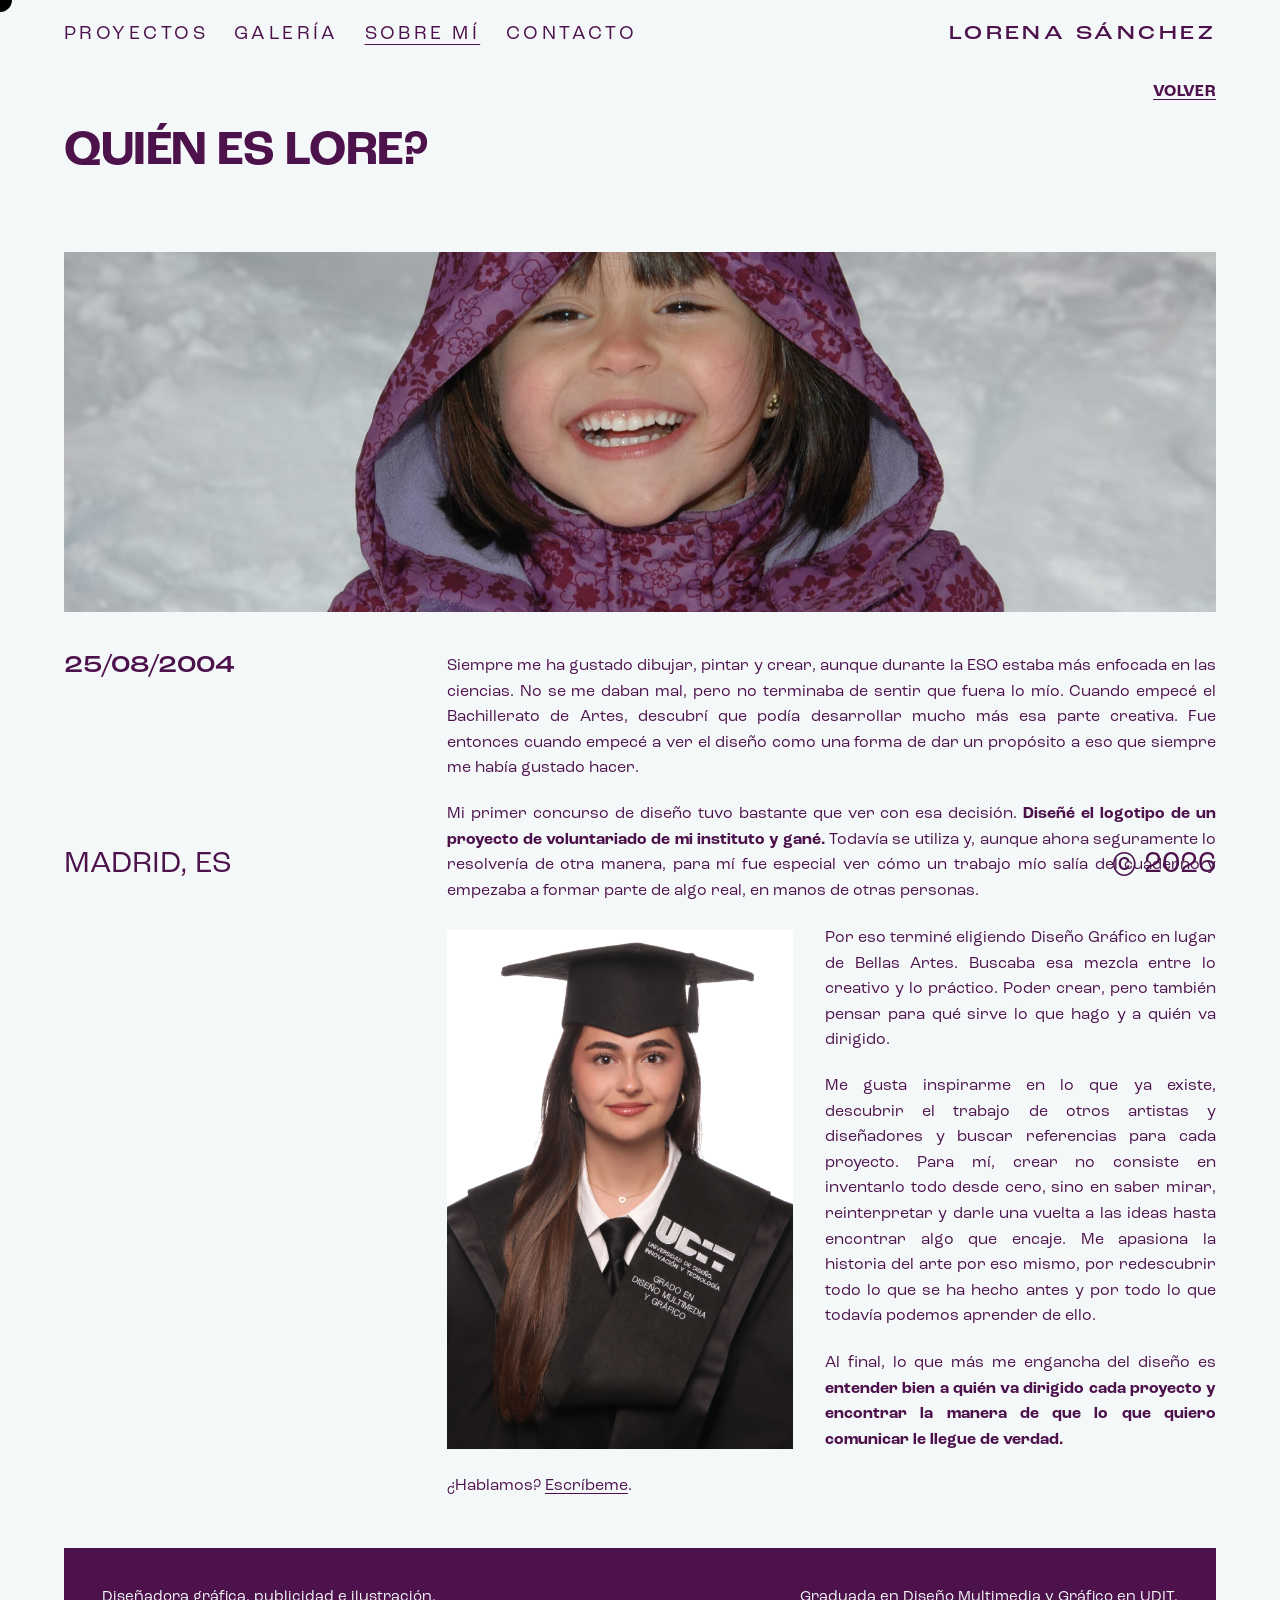
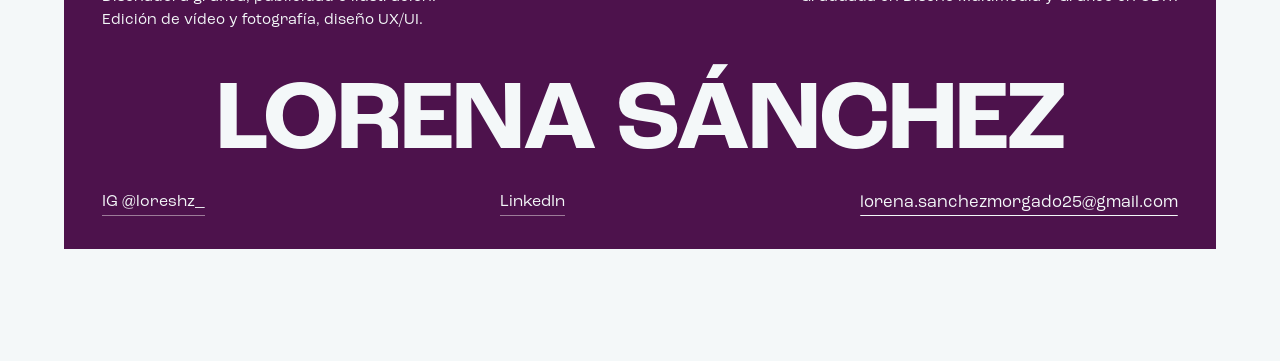
<file: historia.html>
<!DOCTYPE html>

<html lang="es">

<head>
  <meta charset="utf-8">
  <meta name="viewport" content="width=device-width, initial-scale=1.0">
  <meta name="author" content="Lorena Sánchez Morgado">
  <meta name="description" content="La historia de Lorena Sánchez, diseñadora gráfica y multimedia. Madrid.">
  <title>Quién es Lore — Lorena Sánchez</title>
  <!-- Vista previa al compartir el enlace (LinkedIn, WhatsApp, etc.) -->
  <meta property="og:type" content="website">
  <meta property="og:title" content="Quién es Lore, Lorena Sánchez">
  <meta property="og:description" content="La historia de Lorena Sánchez, diseñadora gráfica y multimedia. Madrid.">
  <meta property="og:url" content="https://lorena-sanchezmorgado.github.io/historia.html">
  <meta property="og:image" content="https://lorena-sanchezmorgado.github.io/media/img/portfolio.jpg">
  <meta property="og:image:width" content="3600">
  <meta property="og:image:height" content="1890">
  <meta name="twitter:card" content="summary_large_image">
  <meta name="twitter:image" content="https://lorena-sanchezmorgado.github.io/media/img/portfolio.jpg">
  <link rel="preconnect" href="https://cdnjs.cloudflare.com" crossorigin>
  <link href="css/style.css" rel="stylesheet">
  <link rel="icon" href="media/icon/favicon.svg" type="image/svg+xml">
  <script defer src="https://cloud.umami.is/script.js" data-website-id="aeae0af0-1a68-40f2-885b-556f47e926ad"></script>
</head>

<body class="page-historia">
  <nav class="site-nav">
    <ul class="nav-links">
      <li><a class="nav-link" href="project.html">PROYECTOS</a></li>
      <li><a class="nav-link" href="pintura.html">GALERÍA</a></li>
      <li><a class="nav-link is-active" href="sobremi.html">SOBRE MÍ</a></li>
      <li><a class="nav-link" href="contacto.html">CONTACTO</a></li>
    </ul>
    <a class="nav-name" href="index.html"><span class="nn-full">LORENA SÁNCHEZ</span><span class="nn-short">LORENA
        SHZ</span></a>
    <button class="nav-toggle" type="button" aria-expanded="false" aria-controls="navMenu">MENÚ</button>
  </nav>
  <div class="nav-menu" id="navMenu" aria-hidden="true">
    <button class="nav-menu-close" type="button" aria-label="Cerrar menú">CERRAR</button>
    <ul class="nav-menu-links">
      <li><a href="index.html">INICIO</a></li>
      <li><a href="project.html">PROYECTOS</a></li>
      <li><a href="pintura.html">GALERÍA</a></li>
      <li><a class="is-active" href="sobremi.html">SOBRE MÍ</a></li>
      <li><a href="contacto.html">CONTACTO</a></li>
    </ul>
  </div>

  <!-- VOLVER fijo arriba a la derecha (igual que en proyectos) -->
  <div class="historia-top">
    <a class="historia-volver" href="sobremi.html">VOLVER</a>
  </div>

  <!-- Título fijo, a la izquierda. La primera línea (vacía) hace que "Quién es Lore?"
       caiga en la 2ª línea, a la altura de "creativa y artista" del nombre de Sobre mí. -->
  <h1 class="historia-title"><span class="ht-lead" aria-hidden="true">&nbsp;<br></span>Quién es Lore?</h1>

  <main class="historia">
    <!-- Foto de PEQUEÑA: grande, a todo el ancho. Aparece al entrar. -->
    <img class="historia-hero reveal" src="media/img/lorena-pequena.jpeg" alt="Lorena Sánchez de pequeña">

    <div class="historia-cols">
      <p class="historia-meta reveal">25/08/2004</p>

      <div class="historia-body">
        <p class="reveal">Siempre me ha gustado dibujar, pintar y crear, aunque durante la ESO estaba más enfocada en las ciencias. No se me daban mal, pero no terminaba de sentir que fuera lo mío. Cuando empecé el Bachillerato de Artes, descubrí que podía desarrollar mucho más esa parte creativa. Fue entonces cuando empecé a ver el diseño como una forma de dar un propósito a eso que siempre me había gustado hacer.</p>

        <p class="reveal">Mi primer concurso de diseño tuvo bastante que ver con esa decisión. <strong>Diseñé el logotipo de un proyecto de voluntariado de mi instituto y gané.</strong> Todavía se utiliza y, aunque ahora seguramente lo resolvería de otra manera, para mí fue especial ver cómo un trabajo mío salía del cuaderno y  empezaba a formar parte de algo real, en manos de otras personas.</p>

        <!-- Foto de MAYOR: flota a la izquierda; el texto de aquí en adelante la rodea
       por la derecha y, cuando la imagen termina, el párrafo ocupa todo el ancho. -->
        <img class="historia-img reveal" src="media/img/orla con gorro.JPG" alt="Retrato orla con gorrode Lorena Sánchez">

        <p class="reveal">Por eso terminé eligiendo Diseño Gráfico en lugar de Bellas Artes. Buscaba esa mezcla entre lo creativo y lo práctico. Poder crear, pero también pensar para qué sirve lo que hago y a quién va dirigido.</p>

        <p class="reveal">Me gusta inspirarme en lo que ya existe, descubrir el trabajo de otros artistas y diseñadores y buscar referencias para cada proyecto. Para mí, crear no consiste en inventarlo todo desde cero, sino en saber mirar, reinterpretar y darle una vuelta a las ideas hasta encontrar algo que encaje. Me apasiona la  historia del arte por eso mismo, por redescubrir todo lo que se ha hecho antes y por todo lo que todavía podemos aprender de ello.</p>

        <p class="reveal">Al final, lo que más me engancha del diseño es <strong>entender bien a quién va dirigido cada proyecto y encontrar la manera de que lo que quiero comunicar le llegue de verdad.</strong></p>

        <p class="reveal">¿Hablamos? <a href="contacto.html">Escríbeme</a>.</p>
      </div>
    </div>
    </div>
  </main>

  <footer class="site-footer" id="contacto-footer">
    <div class="foot-card">
      <div class="foot-row foot-row--bio">
        <p class="foot-bio">Diseñadora gráfica, publicidad e ilustración. Edición de vídeo y fotografía, diseño UX/UI.
        </p>
        <p class="foot-bio foot-bio--right">Graduada en Diseño Multimedia y Gráfico en UDIT.</p>
      </div>

      <a class="foot-name" href="sobremi.html" data-hint="Ver sobre mí" aria-label="Ver sobre mí"><span
          class="nn-full">LORENA SÁNCHEZ</span><span class="nn-short">LORENA SHZ.</span><span
          class="nn-mini">L.S.</span></a>

      <div class="foot-row foot-row--contact">
        <a class="foot-social-link" href="https://www.instagram.com/loreshz_/" target="_blank"
          rel="noopener noreferrer">IG @loreshz_</a>
        <a class="foot-social-link" href="https://www.linkedin.com/in/lorena-sánchez-morgado-a71688302" target="_blank"
          rel="noopener noreferrer">LinkedIn</a>
        <a class="foot-mail copyable copyable--dark" href="mailto:lorena.sanchezmorgado25@gmail.com"
          data-copy="lorena.sanchezmorgado25@gmail.com" data-hint="Copiar">lorena.sanchezmorgado25@gmail.com</a>
      </div>
    </div>
  </footer>

  <div class="site-baseline site-baseline--fixed" aria-hidden="true"><span>MADRID, ES</span><span>© 2026</span></div>
  <div class="cursor-ball"></div>
  <script defer src="https://cdnjs.cloudflare.com/ajax/libs/gsap/3.12.2/gsap.min.js"></script>
  <script defer src="js/script.js"></script>
  <script defer src="js/cursor.js"></script>

</body>

</html>
</file>
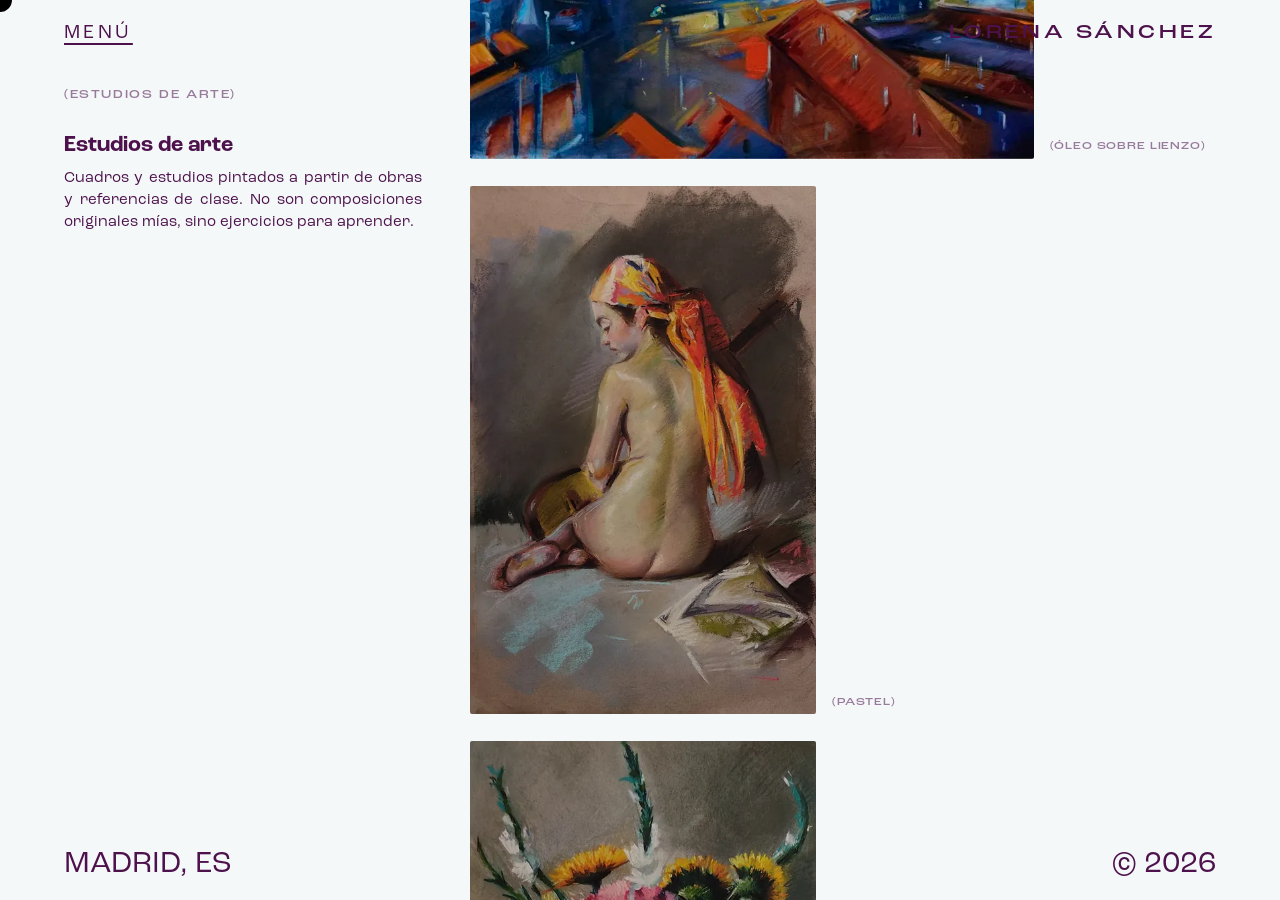
<file: pintura.html>
<!DOCTYPE html>
<html lang="es">

<head>
  <meta charset="utf-8">
  <meta name="viewport" content="width=device-width, initial-scale=1.0">
  <meta name="author" content="Lorena Sánchez Morgado">
  <meta name="description" content="Galería de estudios de arte de Lorena Sánchez. Madrid.">
  <title>Galería — Lorena Sánchez</title>
  <link rel="preconnect" href="https://cdnjs.cloudflare.com" crossorigin>
  <link href="css/style.css" rel="stylesheet">
  <link rel="icon" href="media/icon/favicon.svg" type="image/svg+xml">
  <link rel="icon" href="media/icon/favicon.ico" sizes="32x32">
  <link rel="apple-touch-icon" href="media/icon/apple-touch-icon.png">
</head>

<body class="page-lienzo">
  <nav class="site-nav">
    <ul class="nav-links">
      <li><a class="nav-link" href="project.html">PROYECTOS</a></li>
      <li><a class="nav-link is-active" href="pintura.html">GALERÍA</a></li>
      <li><a class="nav-link" href="sobremi.html">SOBRE MÍ</a></li>
      <li><a class="nav-link" href="contacto.html">CONTACTO</a></li>
    </ul>
    <a class="nav-name" href="index.html"><span class="nn-full">LORENA SÁNCHEZ</span><span class="nn-short">LORENA SHZ.</span></a>
    <button class="nav-toggle" type="button" aria-expanded="false" aria-controls="navMenu">MENÚ</button>
  </nav>
  <div class="nav-menu" id="navMenu" aria-hidden="true">
    <button class="nav-menu-close" type="button" aria-label="Cerrar menú">CERRAR</button>
    <ul class="nav-menu-links">
      <li><a href="index.html">INICIO</a></li>
      <li><a href="project.html">PROYECTOS</a></li>
      <li><a class="is-active" href="pintura.html">GALERÍA</a></li>
      <li><a href="sobremi.html">SOBRE MÍ</a></li>
      <li><a href="contacto.html">CONTACTO</a></li>
    </ul>
  </div>

  <main class="lienzo">
    <div class="lienzo-cols">
      <!-- Izquierda: FIJA. Por defecto muestra el título + descripción DE LA PÁGINA
           (edítalos aquí abajo). Al abrir una obra, el JS cambia este bloque por el
           título, la técnica y la descripción de esa obra, y lo restaura al cerrar. -->
      <aside class="lienzo-intro">
        <p class="lienzo-eyebrow">(ESTUDIOS DE ARTE)</p>
        <div class="lienzo-info" id="galInfo">
          <p class="lienzo-info-title">Estudios de arte</p>
          <p class="lienzo-info-desc">Cuadros y estudios pintados a partir de obras y referencias de clase. No son composiciones originales mías, sino ejercicios para aprender.</p>
        </div>
      </aside>

      <!-- Derecha: las obras. Las pinta js/script.js desde media/proyectos/pintura/
           web-obras.json (portada = principal de cada obra). Aquí no se toca nada. -->
      <section class="lienzo-grid" aria-label="Obras"></section>
    </div>
  </main>

  <div class="site-baseline site-baseline--fixed" aria-hidden="true"><span>MADRID, ES</span><span>© 2026</span></div>

  <!-- Cursor + su etiqueta "CLICK" al pasar por una obra -->
  <div class="cursor-ball"></div>
  <span class="cursor-ver" aria-hidden="true">CLICK</span>

  <script defer src="https://cdnjs.cloudflare.com/ajax/libs/gsap/3.12.2/gsap.min.js"></script>
  <script defer src="js/script.js"></script>
  <script defer src="js/cursor.js"></script>
</body>

</html>
</file>
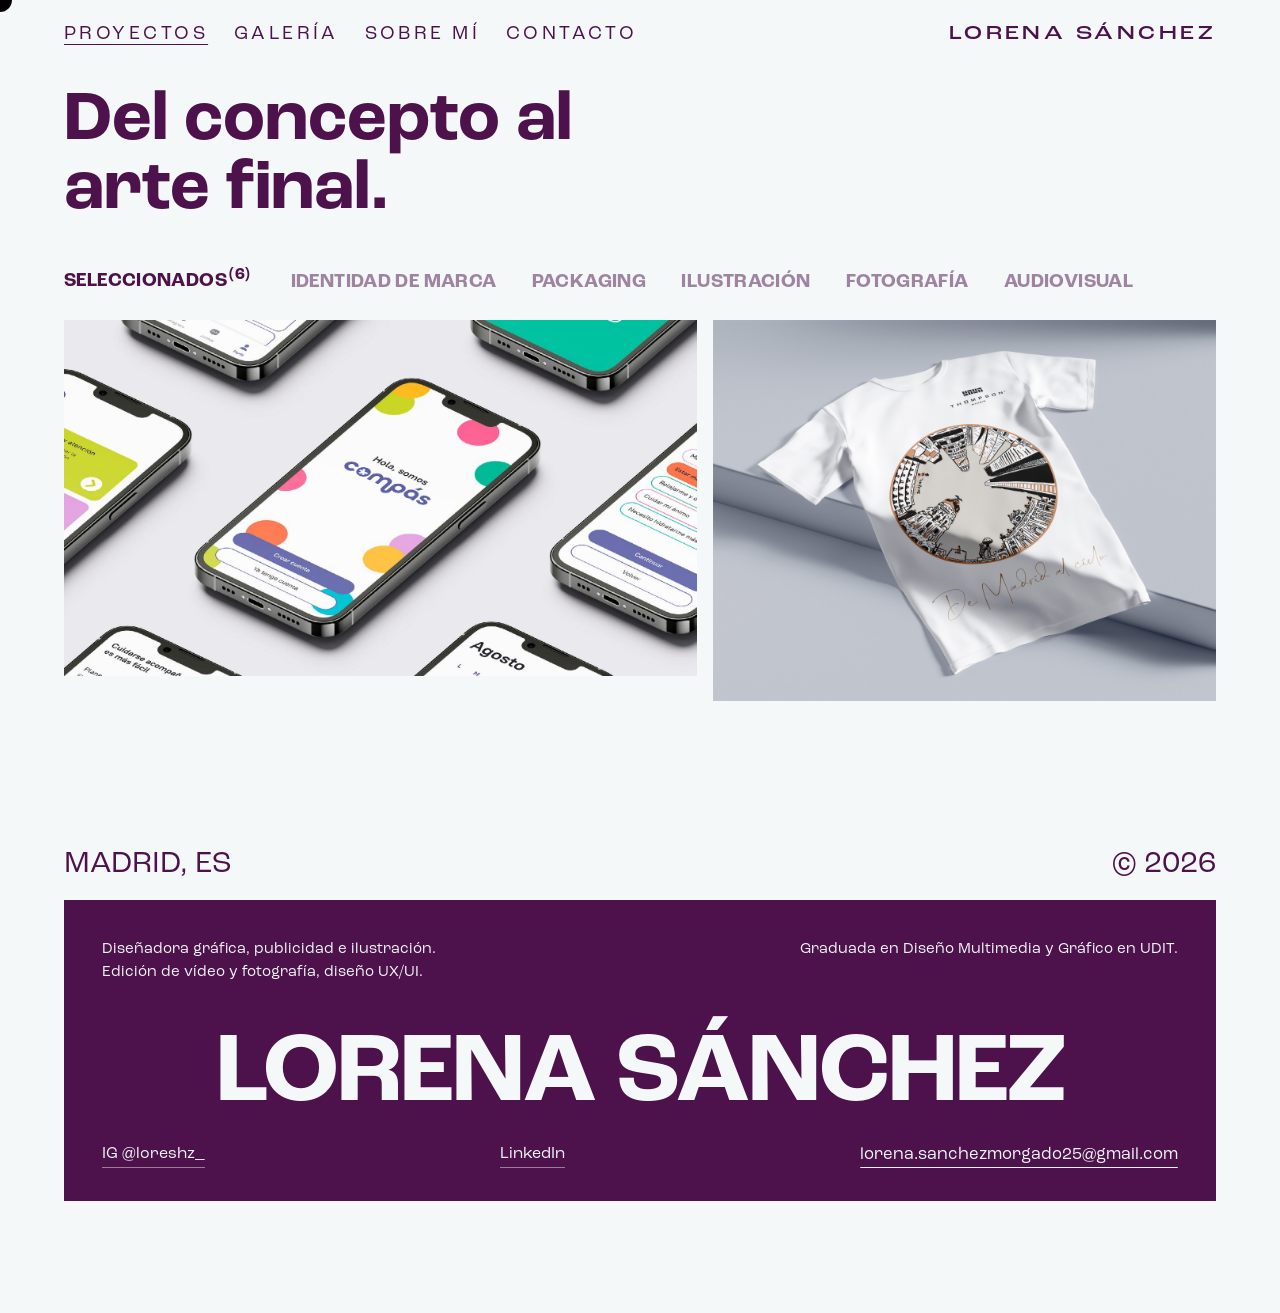
<file: project.html>
<!DOCTYPE html>

<html lang="es">

<head>
  <meta charset="utf-8">
  <meta name="viewport" content="width=device-width, initial-scale=1.0">
  <meta name="author" content="Lorena Sánchez Morgado">
  <meta name="description" content="Proyectos de Lorena Sánchez: identidad de marca, packaging, ilustración, fotografía y motion graphics.">
  <title>Proyectos — Lorena Sánchez</title>
  <!-- Vista previa al compartir el enlace (LinkedIn, WhatsApp, etc.) -->
  <meta property="og:type" content="website">
  <meta property="og:title" content="Proyectos de Lorena Sánchez, diseñadora gráfica y multimedia">
  <meta property="og:description" content="Proyectos de Lorena Sánchez, identidad de marca, packaging, ilustración, fotografía y motion graphics.">
  <meta property="og:url" content="https://lorena-sanchezmorgado.github.io/project.html">
  <meta property="og:image" content="https://lorena-sanchezmorgado.github.io/media/img/portfolio.jpg">
  <meta property="og:image:width" content="3600">
  <meta property="og:image:height" content="1890">
  <meta name="twitter:card" content="summary_large_image">
  <meta name="twitter:image" content="https://lorena-sanchezmorgado.github.io/media/img/portfolio.jpg">
  <link rel="preconnect" href="https://cdnjs.cloudflare.com" crossorigin>
  <link href="css/style.css" rel="stylesheet">
  <link rel="icon" href="media/icon/favicon.svg" type="image/svg+xml">
  <script defer src="https://cloud.umami.is/script.js" data-website-id="aeae0af0-1a68-40f2-885b-556f47e926ad"></script>
</head>

<body class="page-proyectos">
  <nav class="site-nav">
    <ul class="nav-links">
      <li><a class="nav-link is-active" href="project.html">PROYECTOS</a></li>
      <li><a class="nav-link" href="pintura.html">GALERÍA</a></li>
      <li><a class="nav-link" href="sobremi.html">SOBRE MÍ</a></li>
      <li><a class="nav-link" href="contacto.html">CONTACTO</a></li>
    </ul>
    <a class="nav-name" href="index.html"><span class="nn-full">LORENA SÁNCHEZ</span><span class="nn-short">LORENA
        SHZ.</span></a>
    <button class="nav-toggle" type="button" aria-expanded="false" aria-controls="navMenu">MENÚ</button>
  </nav>
  <div class="nav-menu" id="navMenu" aria-hidden="true">
    <button class="nav-menu-close" type="button" aria-label="Cerrar menú">CERRAR</button>
    <ul class="nav-menu-links">
      <li><a href="index.html">INICIO</a></li>
      <li><a class="is-active" href="project.html">PROYECTOS</a></li>
      <li><a href="pintura.html">GALERÍA</a></li>
      <li><a href="sobremi.html">SOBRE MÍ</a></li>
      <li><a href="contacto.html">CONTACTO</a></li>
    </ul>
  </div>

  <main class="proyectos">
    <header class="proy-head">
      <h1 class="proy-title">Del concepto al<br>arte final.</h1>
      <p class="proy-desc"></p>
    </header>

    <!-- FILTROS. El número de "Seleccionados" lo calcula el JS solo —
               es cuántos proyectos llevan  destacado: true  en js/script.js.
               Los botones de categoría no hay que tocarlos. -->
    <div class="proy-filter">
      <button class="filter-item is-active" type="button" data-cat="todos">Seleccionados<sup
          class="filter-count"></sup></button>
      <div class="filter-cats">
        <button class="filter-item" type="button" data-cat="marca">Identidad de marca</button>
        <button class="filter-item" type="button" data-cat="packaging">Packaging</button>
        <button class="filter-item" type="button" data-cat="ilustracion">Ilustración</button>
        <button class="filter-item" type="button" data-cat="fotografia">Fotografía</button>
        <button class="filter-item" type="button" data-cat="audiovisual">Audiovisual</button>
      </div>
    </div>
    <!-- ================= REJILLA DE PROYECTOS =========================
               AQUÍ NO HAY QUE TOCAR NADA. Las miniaturas se crean solas con la
               lista PROYECTOS de js/script.js, en ese mismo orden.

               · Para añadir, quitar o reordenar proyectos -> js/script.js
               · Para que uno salga en "Seleccionados" -> destacado: true
               · Para cambiar su categoría -> cat: "marca" | "packaging" | "ilustracion" | "fotografia" | "audiovisual"
               ============================================================= -->
    <div class="proy-grid"></div>
  </main>

  <footer class="site-footer">
    <div class="foot-card">
      <div class="foot-row foot-row--bio">
        <p class="foot-bio">Diseñadora gráfica, publicidad e ilustración. Edición de vídeo y fotografía, diseño UX/UI.
        </p>
        <p class="foot-bio foot-bio--right">Graduada en Diseño Multimedia y Gráfico en UDIT.</p>
      </div>

      <a class="foot-name" href="sobremi.html" data-hint="Ver sobre mí" aria-label="Ver sobre mí"><span
          class="nn-full">LORENA SÁNCHEZ</span><span class="nn-short">LORENA SHZ.</span><span
          class="nn-mini">L.S.</span></a>

      <div class="foot-row foot-row--contact">
        <a class="foot-social-link" href="https://www.instagram.com/loreshz_/" target="_blank"
          rel="noopener noreferrer">IG @loreshz_</a>
        <a class="foot-social-link" href="https://www.linkedin.com/in/lorena-sánchez-morgado-a71688302" target="_blank"
          rel="noopener noreferrer">LinkedIn</a>
        <a class="foot-mail copyable copyable--dark" href="mailto:lorena.sanchezmorgado25@gmail.com"
          data-copy="lorena.sanchezmorgado25@gmail.com" data-hint="Copiar">lorena.sanchezmorgado25@gmail.com</a>
      </div>
    </div>
  </footer>
  <div class="site-baseline site-baseline--fixed" aria-hidden="true"><span>MADRID, ES</span><span>© 2026</span></div>
  <div class="cursor-ball"></div>
  <script defer src="https://cdnjs.cloudflare.com/ajax/libs/gsap/3.12.2/gsap.min.js"></script>
  <script defer src="js/script.js"></script>
  <script defer src="js/cursor.js"></script>
</body>

</html>
</file>
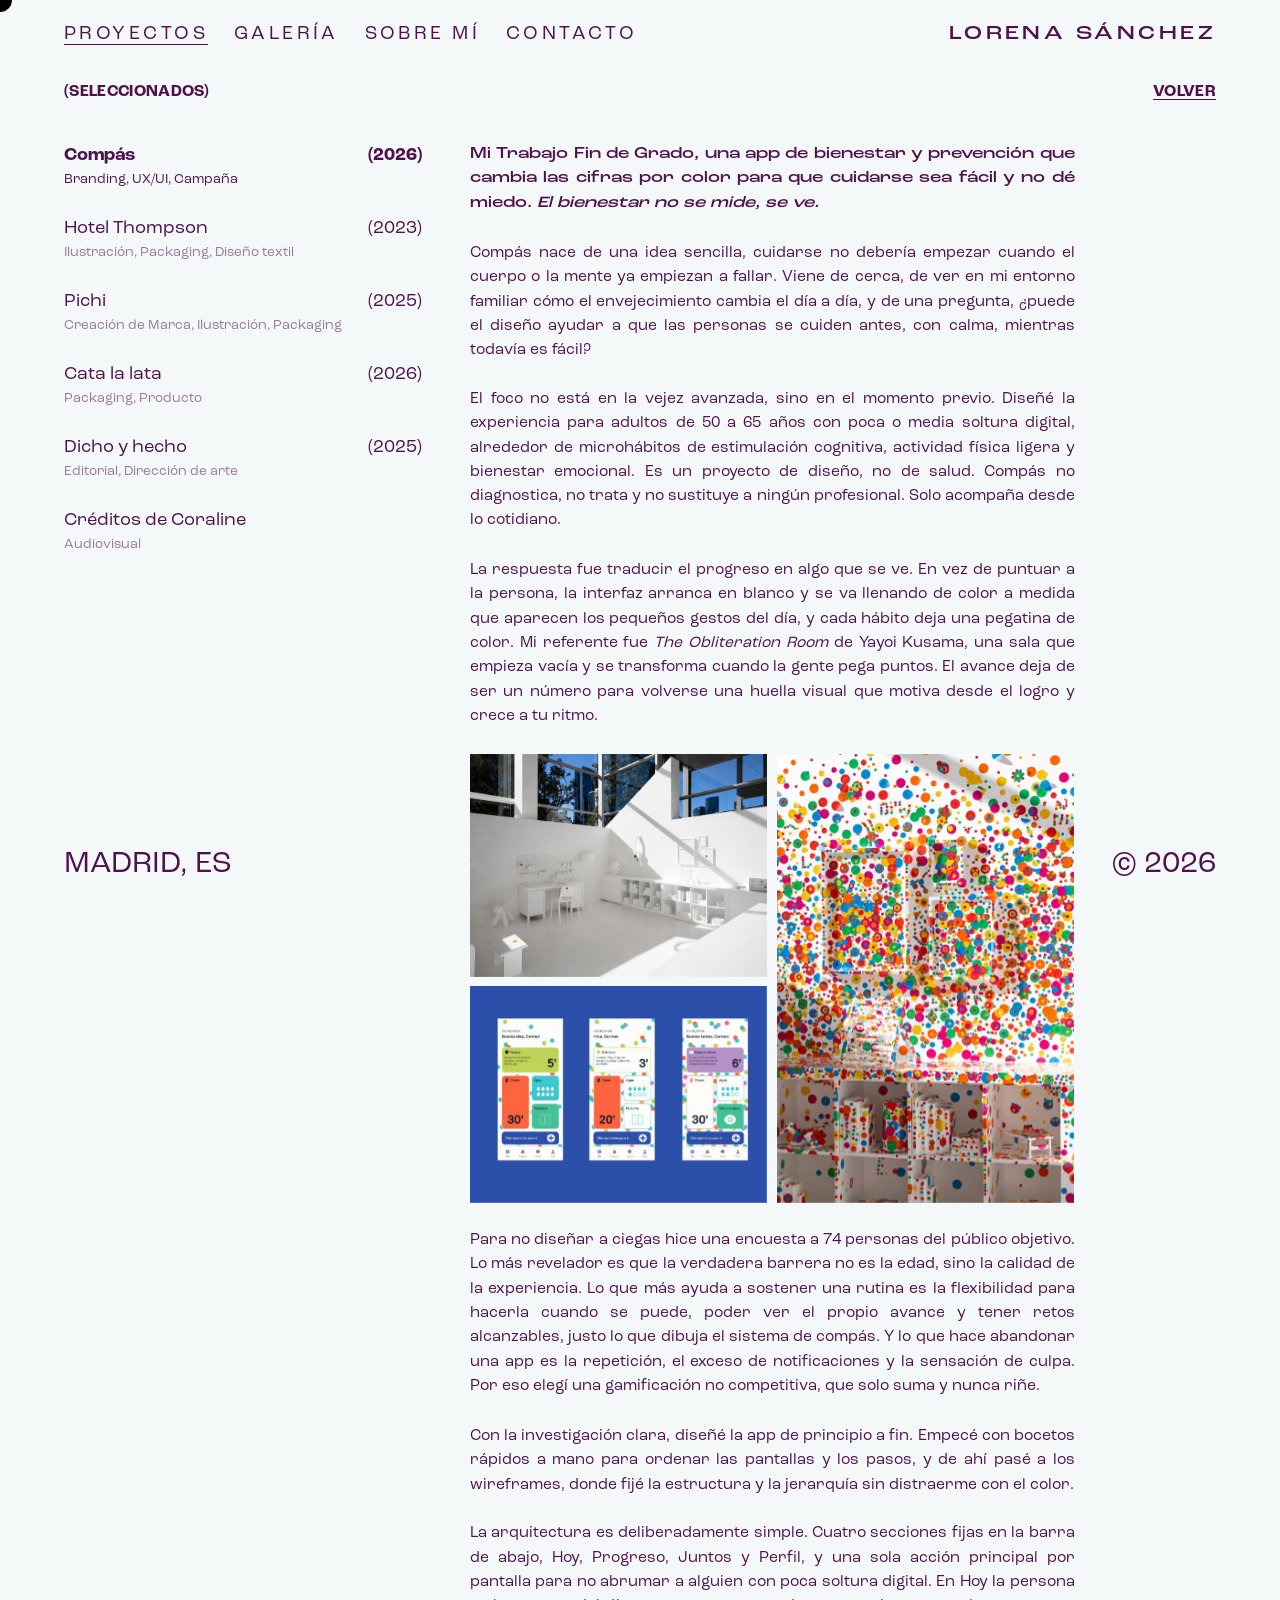
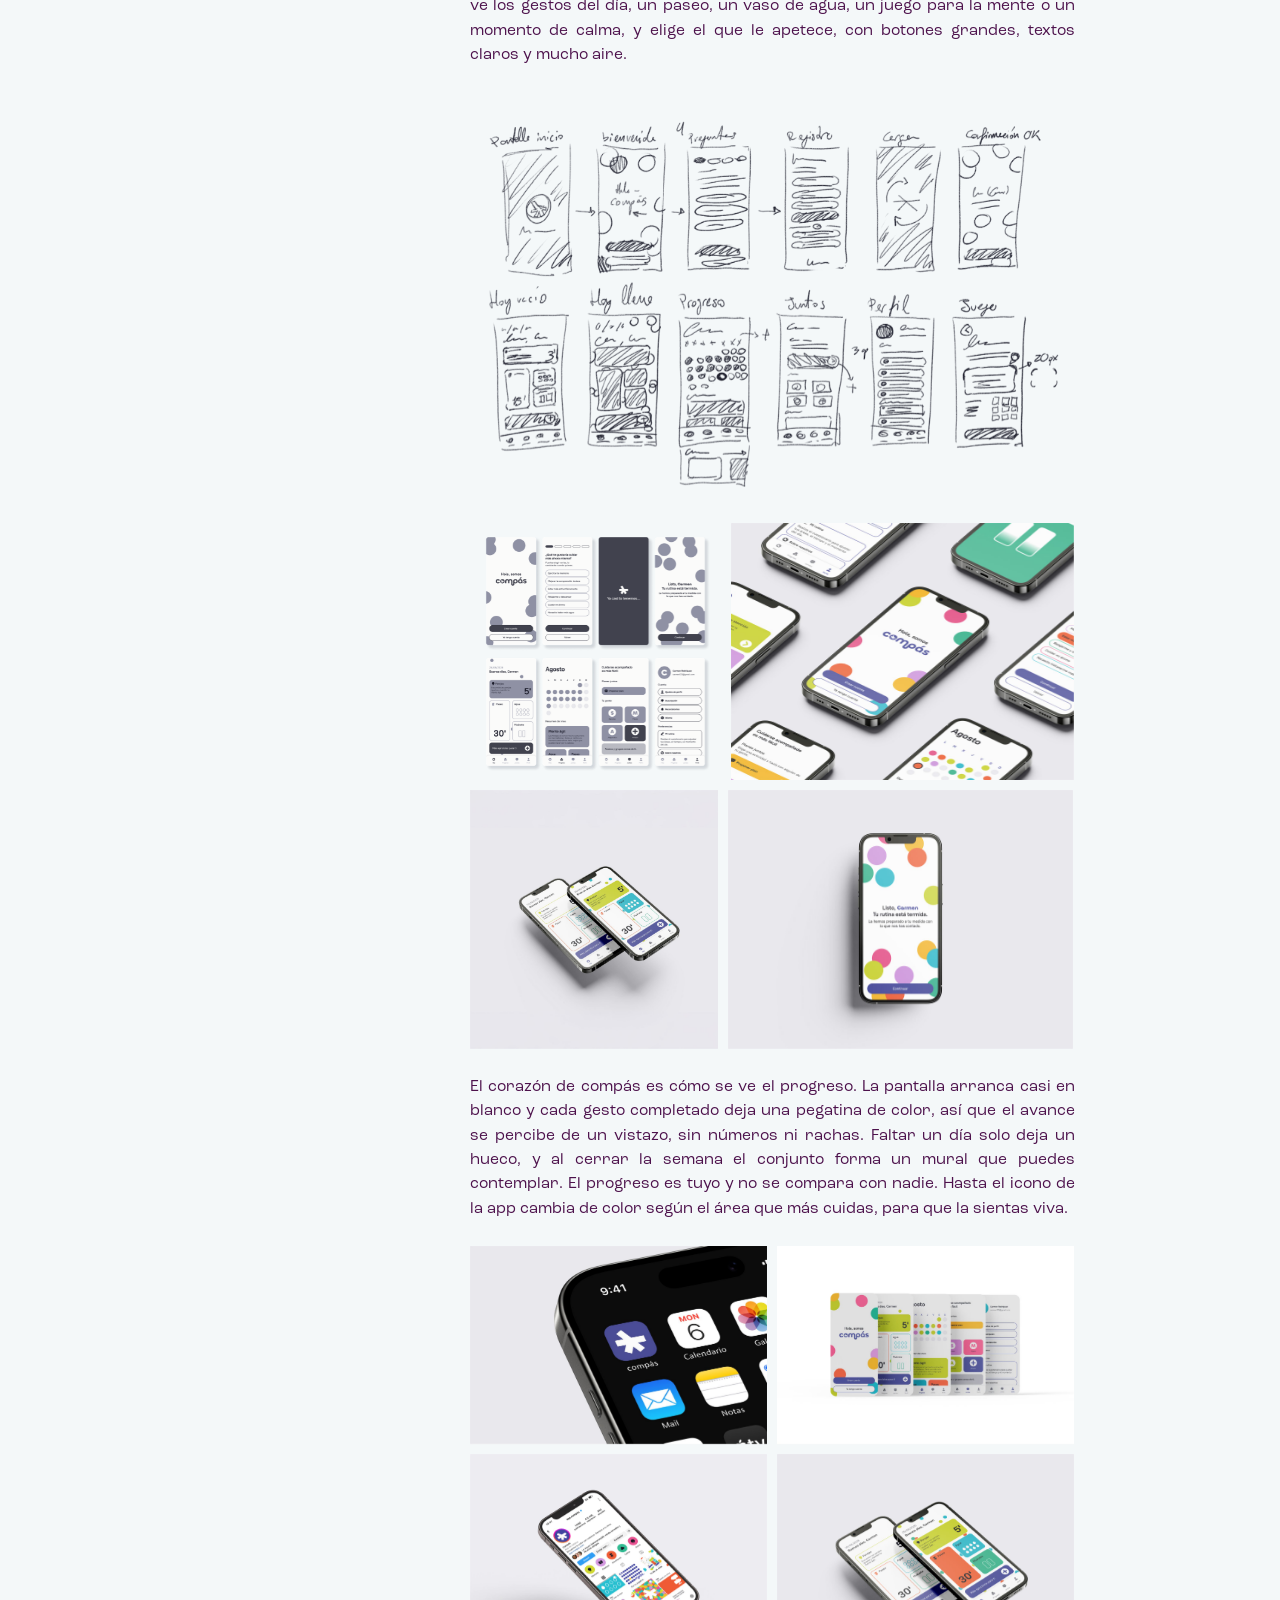
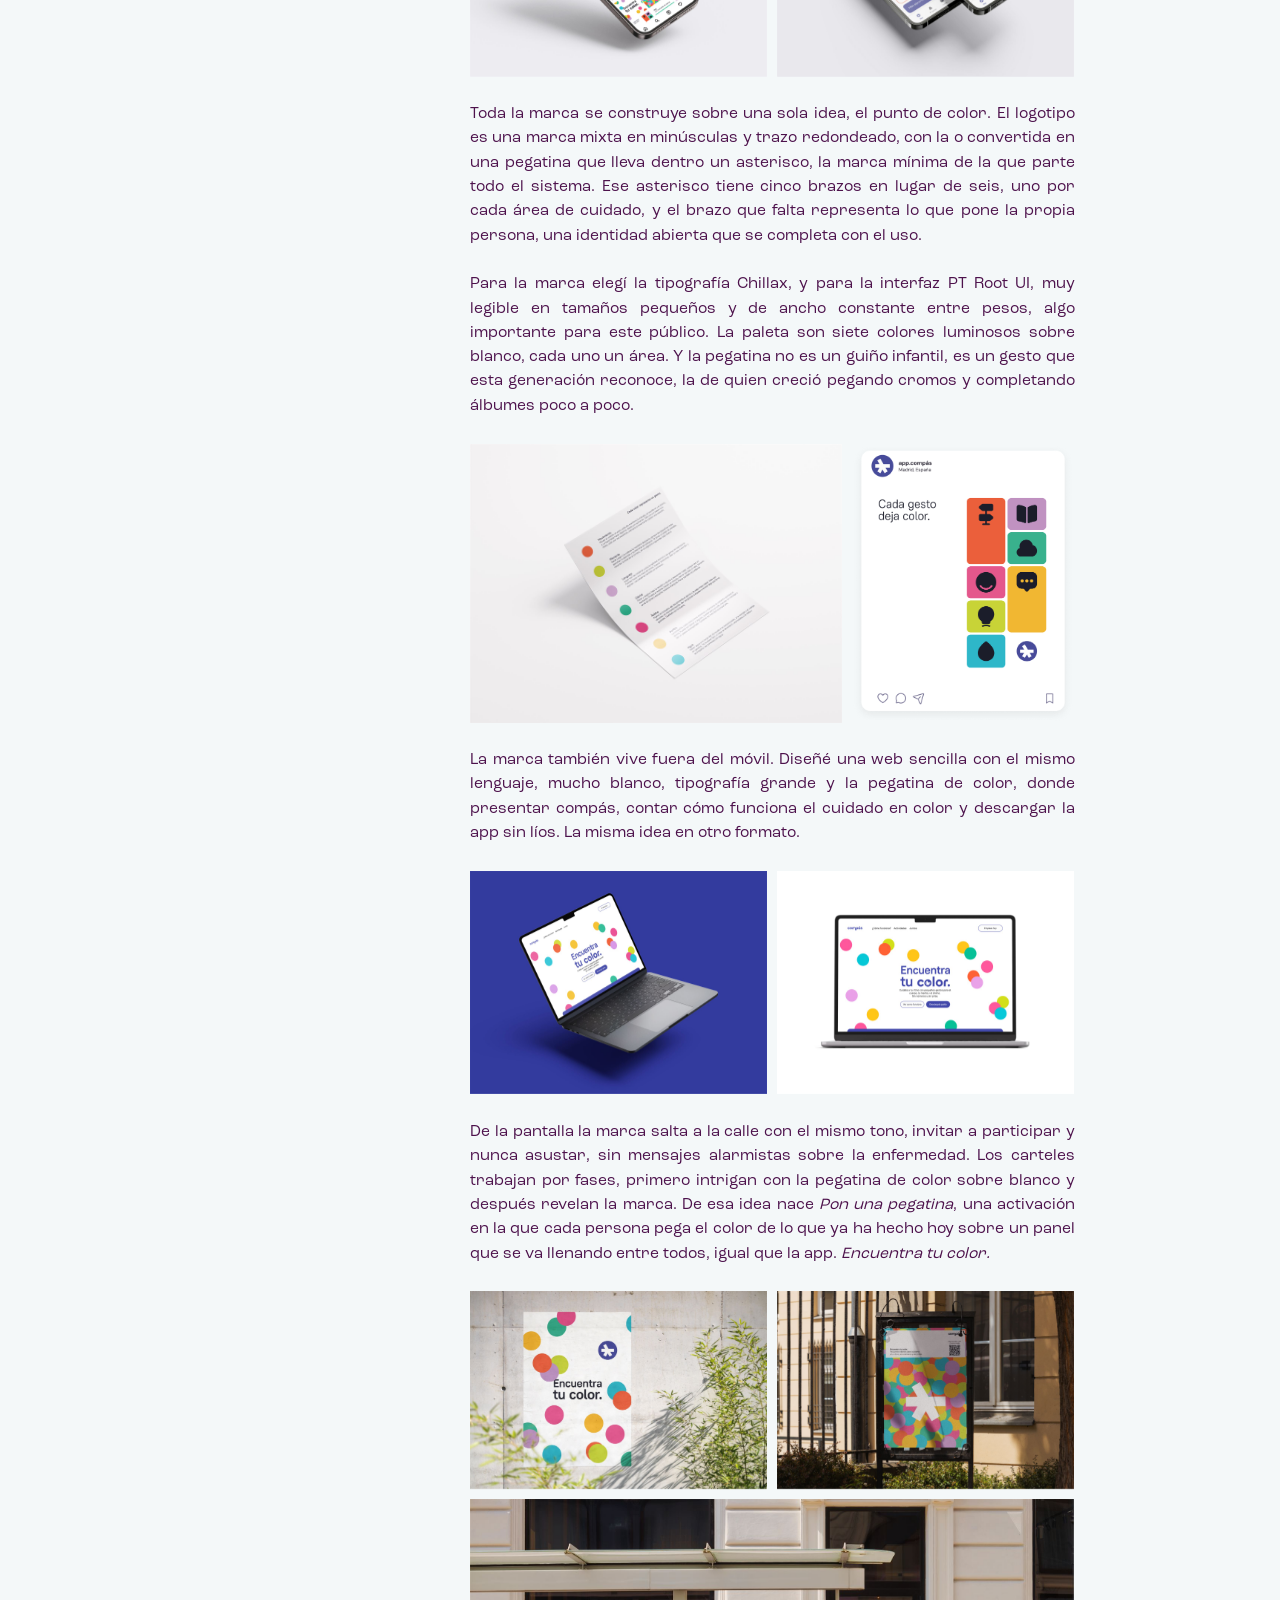
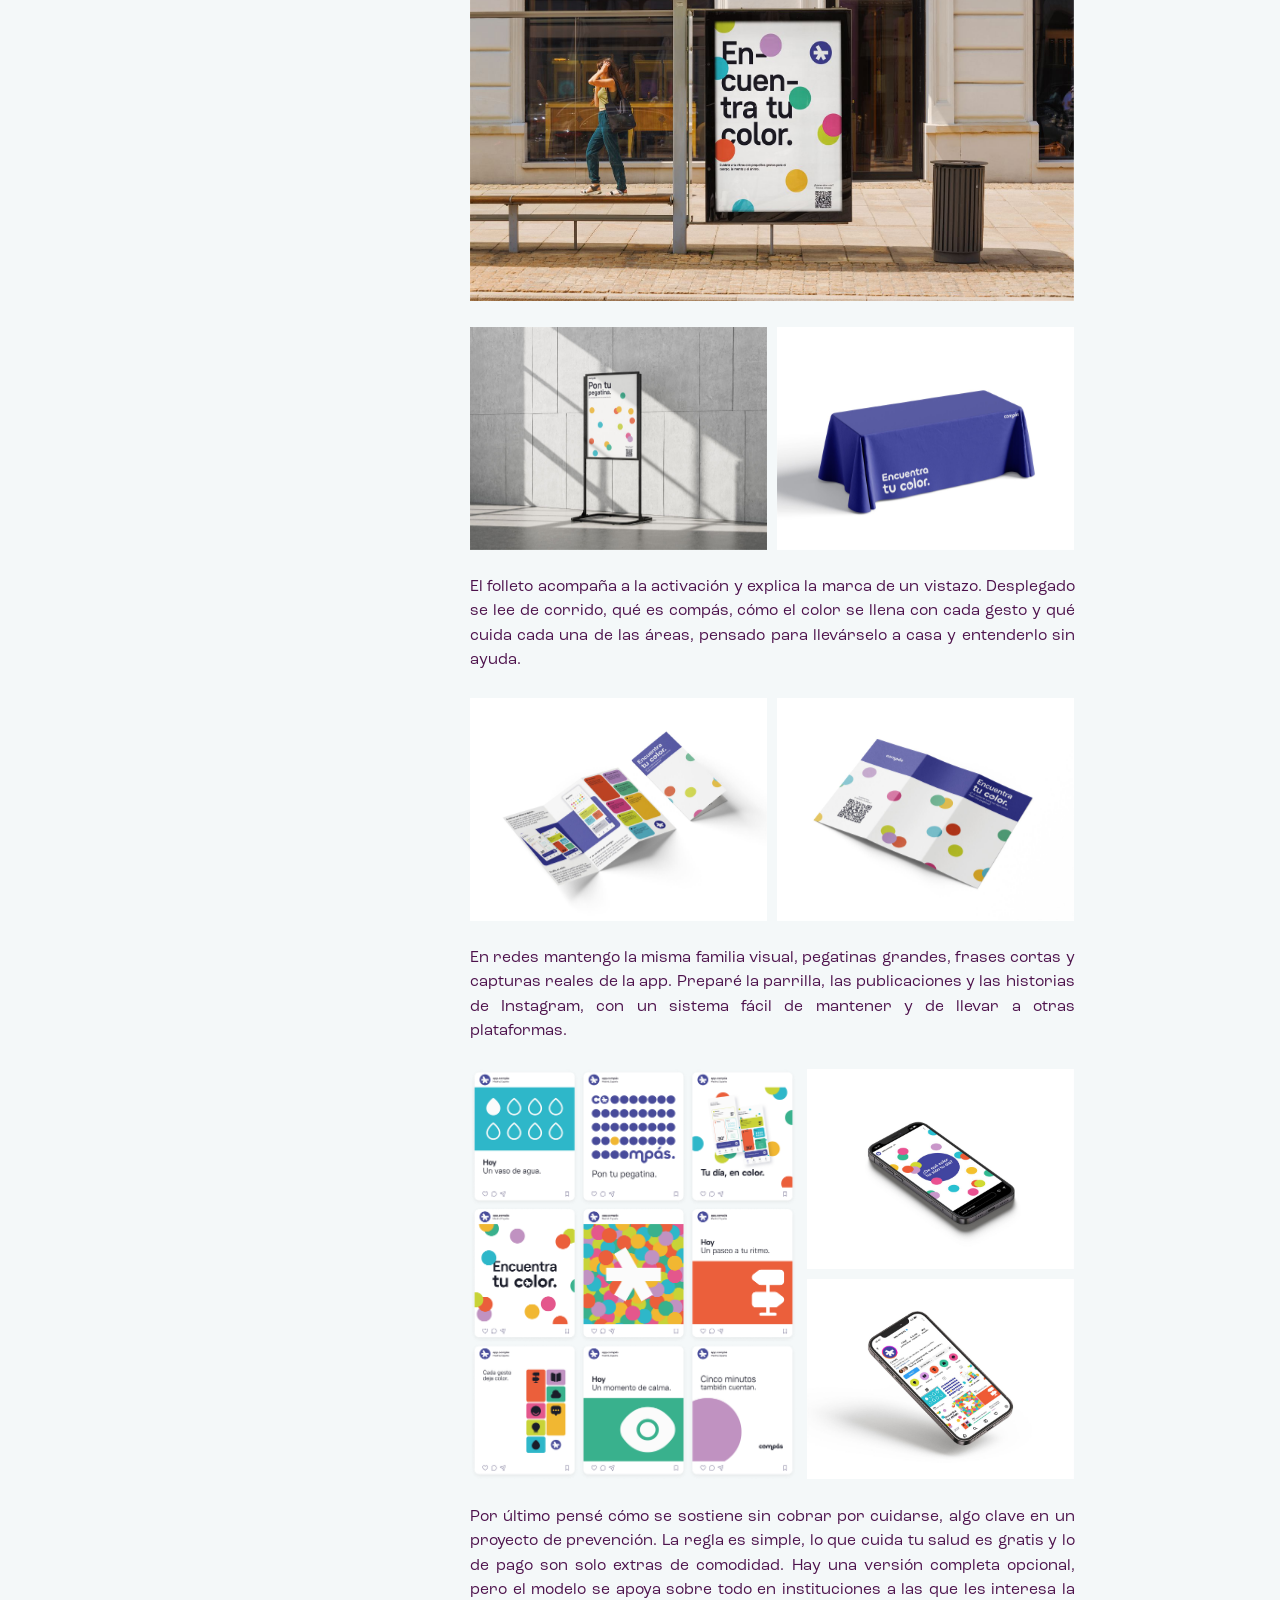
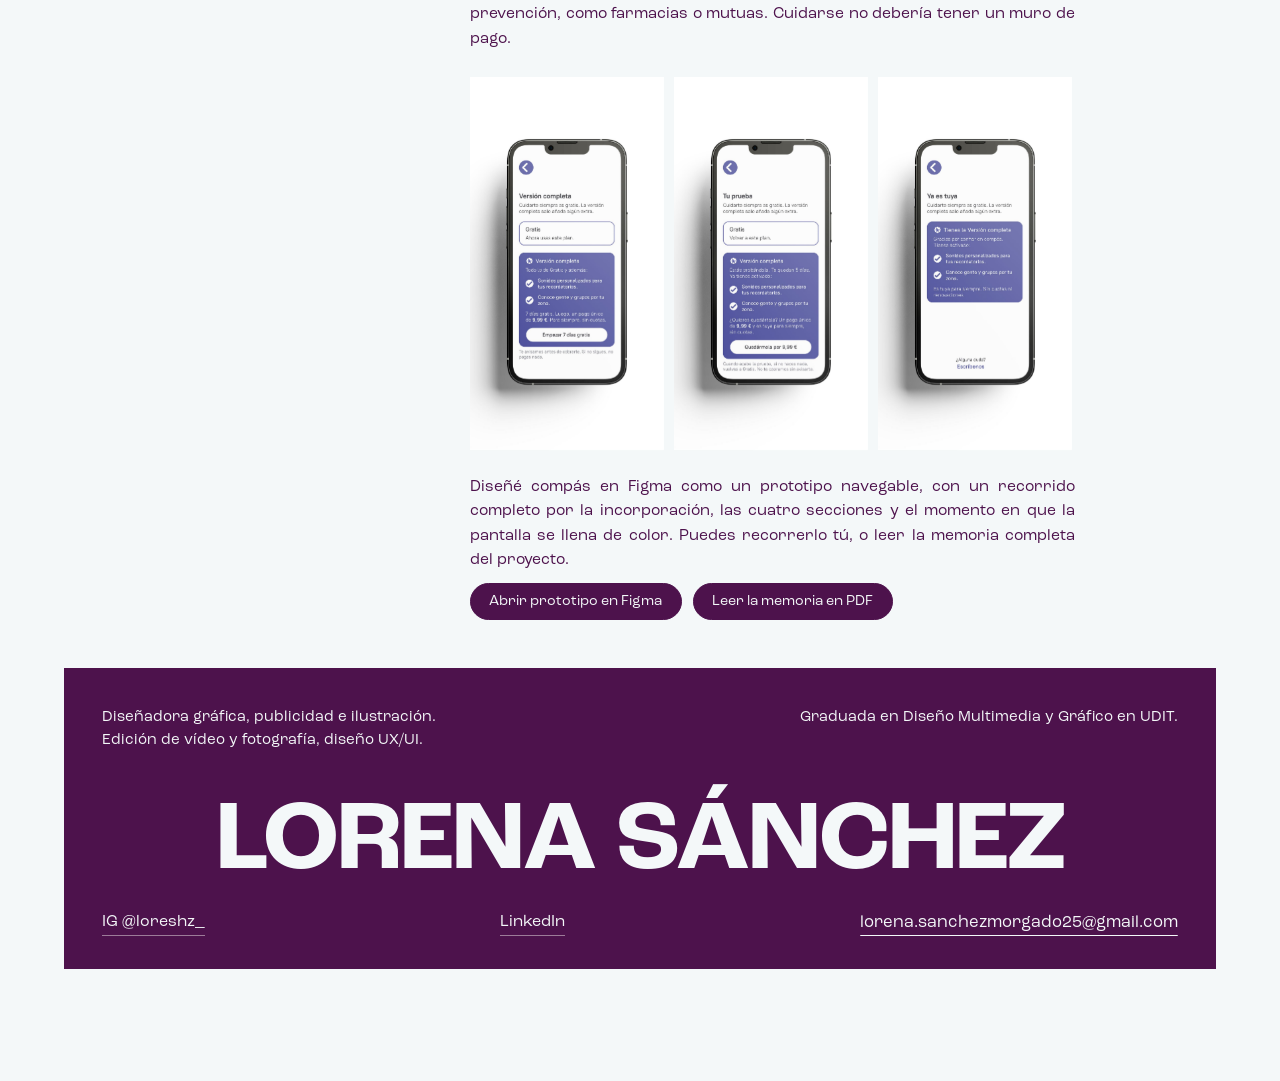
<file: proyecto.html>
<!DOCTYPE html>
<html lang="es">

<head>
  <meta charset="utf-8">
  <meta name="viewport" content="width=device-width, initial-scale=1.0">
  <meta name="author" content="Lorena Sánchez Morgado">
  <meta name="description" content="Proyecto de Lorena Sánchez.">
  <title>Proyecto — Lorena Sánchez</title>
  <!-- Vista previa al compartir el enlace (LinkedIn, WhatsApp, etc.) -->
  <meta property="og:type" content="website">
  <meta property="og:title" content="Proyectos de Lorena Sánchez, diseñadora gráfica y multimedia">
  <meta property="og:description" content="Proyecto de Lorena Sánchez, diseñadora gráfica y multimedia. Madrid.">
  <meta property="og:url" content="https://lorena-sanchezmorgado.github.io/proyecto.html">
  <meta property="og:image" content="https://lorena-sanchezmorgado.github.io/media/img/portfolio.jpg">
  <meta property="og:image:width" content="3600">
  <meta property="og:image:height" content="1890">
  <meta name="twitter:card" content="summary_large_image">
  <meta name="twitter:image" content="https://lorena-sanchezmorgado.github.io/media/img/portfolio.jpg">
  <link rel="preconnect" href="https://cdnjs.cloudflare.com" crossorigin>
  <link href="css/style.css" rel="stylesheet">
  <link rel="icon" href="media/icon/favicon.svg" type="image/svg+xml">
  <script defer src="https://cloud.umami.is/script.js" data-website-id="aeae0af0-1a68-40f2-885b-556f47e926ad"></script>
</head>

<body class="page-ficha">
  <nav class="site-nav">
    <ul class="nav-links">
      <li><a class="nav-link is-active" href="project.html">PROYECTOS</a></li>
      <li><a class="nav-link" href="pintura.html">GALERÍA</a></li>
      <li><a class="nav-link" href="sobremi.html">SOBRE MÍ</a></li>
      <li><a class="nav-link" href="contacto.html">CONTACTO</a></li>
    </ul>
    <a class="nav-name" href="index.html"><span class="nn-full">LORENA SÁNCHEZ</span><span class="nn-short">LORENA
        SHZ.</span></a>
    <button class="nav-toggle" type="button" aria-expanded="false" aria-controls="navMenu">MENÚ</button>
  </nav>
  <div class="nav-menu" id="navMenu" aria-hidden="true">
    <button class="nav-menu-close" type="button" aria-label="Cerrar menú">CERRAR</button>
    <ul class="nav-menu-links">
      <li><a href="index.html">INICIO</a></li>
      <li><a class="is-active" href="project.html">PROYECTOS</a></li>
      <li><a href="pintura.html">GALERÍA</a></li>
      <li><a href="sobremi.html">SOBRE MÍ</a></li>
      <li><a href="contacto.html">CONTACTO</a></li>
    </ul>
  </div>

  <main class="ficha">
    <!-- Barra que acompaña al scroll: apartado del que vienes + VOLVER.
               El texto "(SELECCIONADOS)" lo cambia el JS según el ?cat= -->
    <div class="ficha-top">
      <span class="ficha-cat">(SELECCIONADOS)</span>
      <a class="ficha-volver" href="project.html">VOLVER</a>
    </div>

    <div class="ficha-cols">
      <!-- Izquierda: proyectos del apartado, el actual en negrita.
                 La lista se construye por JS según el ?cat= -->
      <aside class="ficha-menu">
        <ul class="ficha-list"></ul>
      </aside>

      <!-- Derecha: descripción + imágenes. Todo esto sale del array
                 PROYECTOS de js/script.js, aquí no hay que tocar nada -->
      <section class="ficha-content">
        <!-- Nombre + fecha del proyecto: solo se ve en móvil -->
        <header class="ficha-title">
          <h2 class="ficha-title-name"></h2>
          <span class="ficha-title-year"></span>
        </header>

        <div class="ficha-body"></div>
      </section>
    </div>
  </main>

  <div class="project-preview">
    <img alt="">
  </div>

  <footer class="site-footer">
    <div class="foot-card">
      <div class="foot-row foot-row--bio">
        <p class="foot-bio">Diseñadora gráfica, publicidad e ilustración. Edición de vídeo y fotografía, diseño UX/UI.
        </p>
        <p class="foot-bio foot-bio--right">Graduada en Diseño Multimedia y Gráfico en UDIT.</p>
      </div>

      <a class="foot-name" href="sobremi.html" data-hint="Ver sobre mí" aria-label="Ver sobre mí"><span
          class="nn-full">LORENA SÁNCHEZ</span><span class="nn-short">LORENA SHZ.</span><span
          class="nn-mini">L.S.</span></a>

      <div class="foot-row foot-row--contact">
        <a class="foot-social-link" href="https://www.instagram.com/loreshz_/" target="_blank"
          rel="noopener noreferrer">IG @loreshz_</a>
        <a class="foot-social-link" href="https://www.linkedin.com/in/lorena-sánchez-morgado-a71688302" target="_blank"
          rel="noopener noreferrer">LinkedIn</a>
        <a class="foot-mail copyable copyable--dark" href="mailto:lorena.sanchezmorgado25@gmail.com"
          data-copy="lorena.sanchezmorgado25@gmail.com" data-hint="Copiar">lorena.sanchezmorgado25@gmail.com</a>
      </div>
    </div>
  </footer>
  <div class="site-baseline site-baseline--fixed" aria-hidden="true"><span>MADRID, ES</span><span>© 2026</span></div>

  <div class="cursor-ball"></div>
  <script defer src="https://cdnjs.cloudflare.com/ajax/libs/gsap/3.12.2/gsap.min.js"></script>
  <script defer src="js/script.js"></script>
  <script defer src="js/cursor.js"></script>
</body>

</html>
</file>
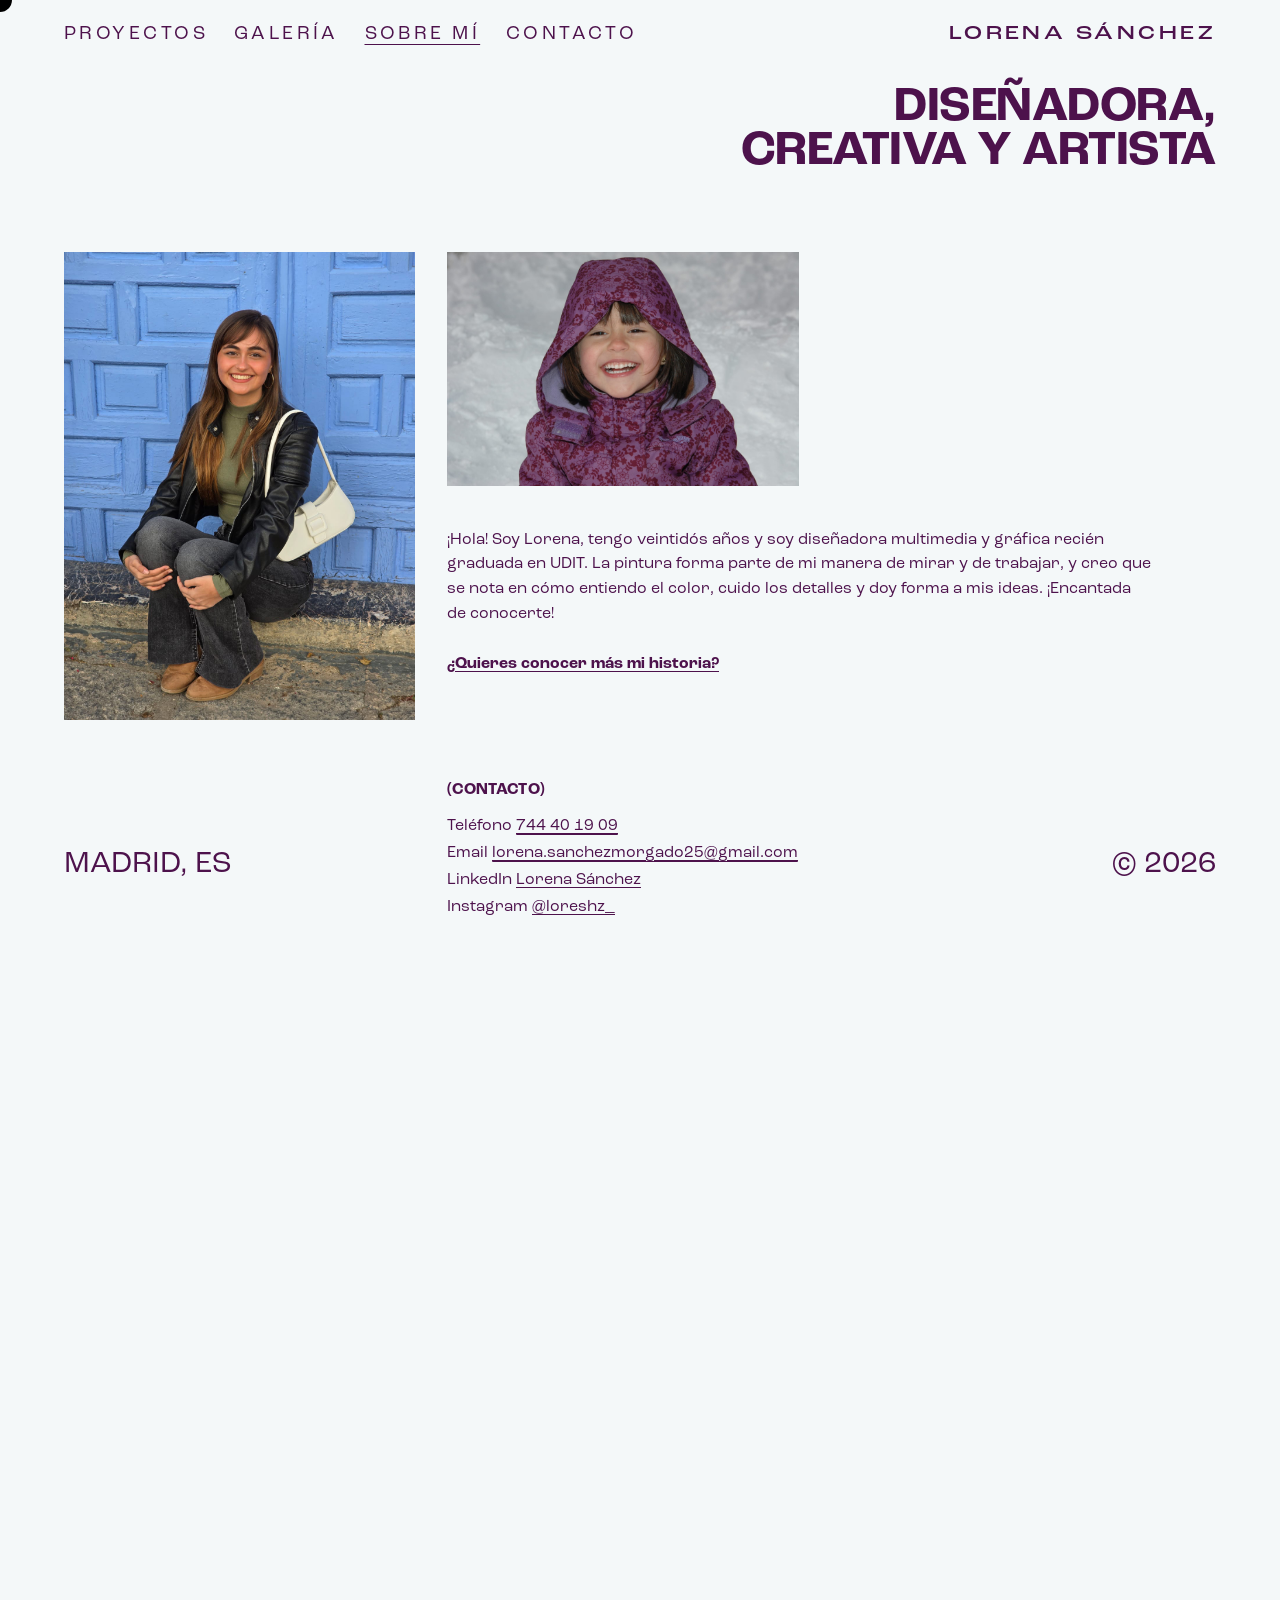
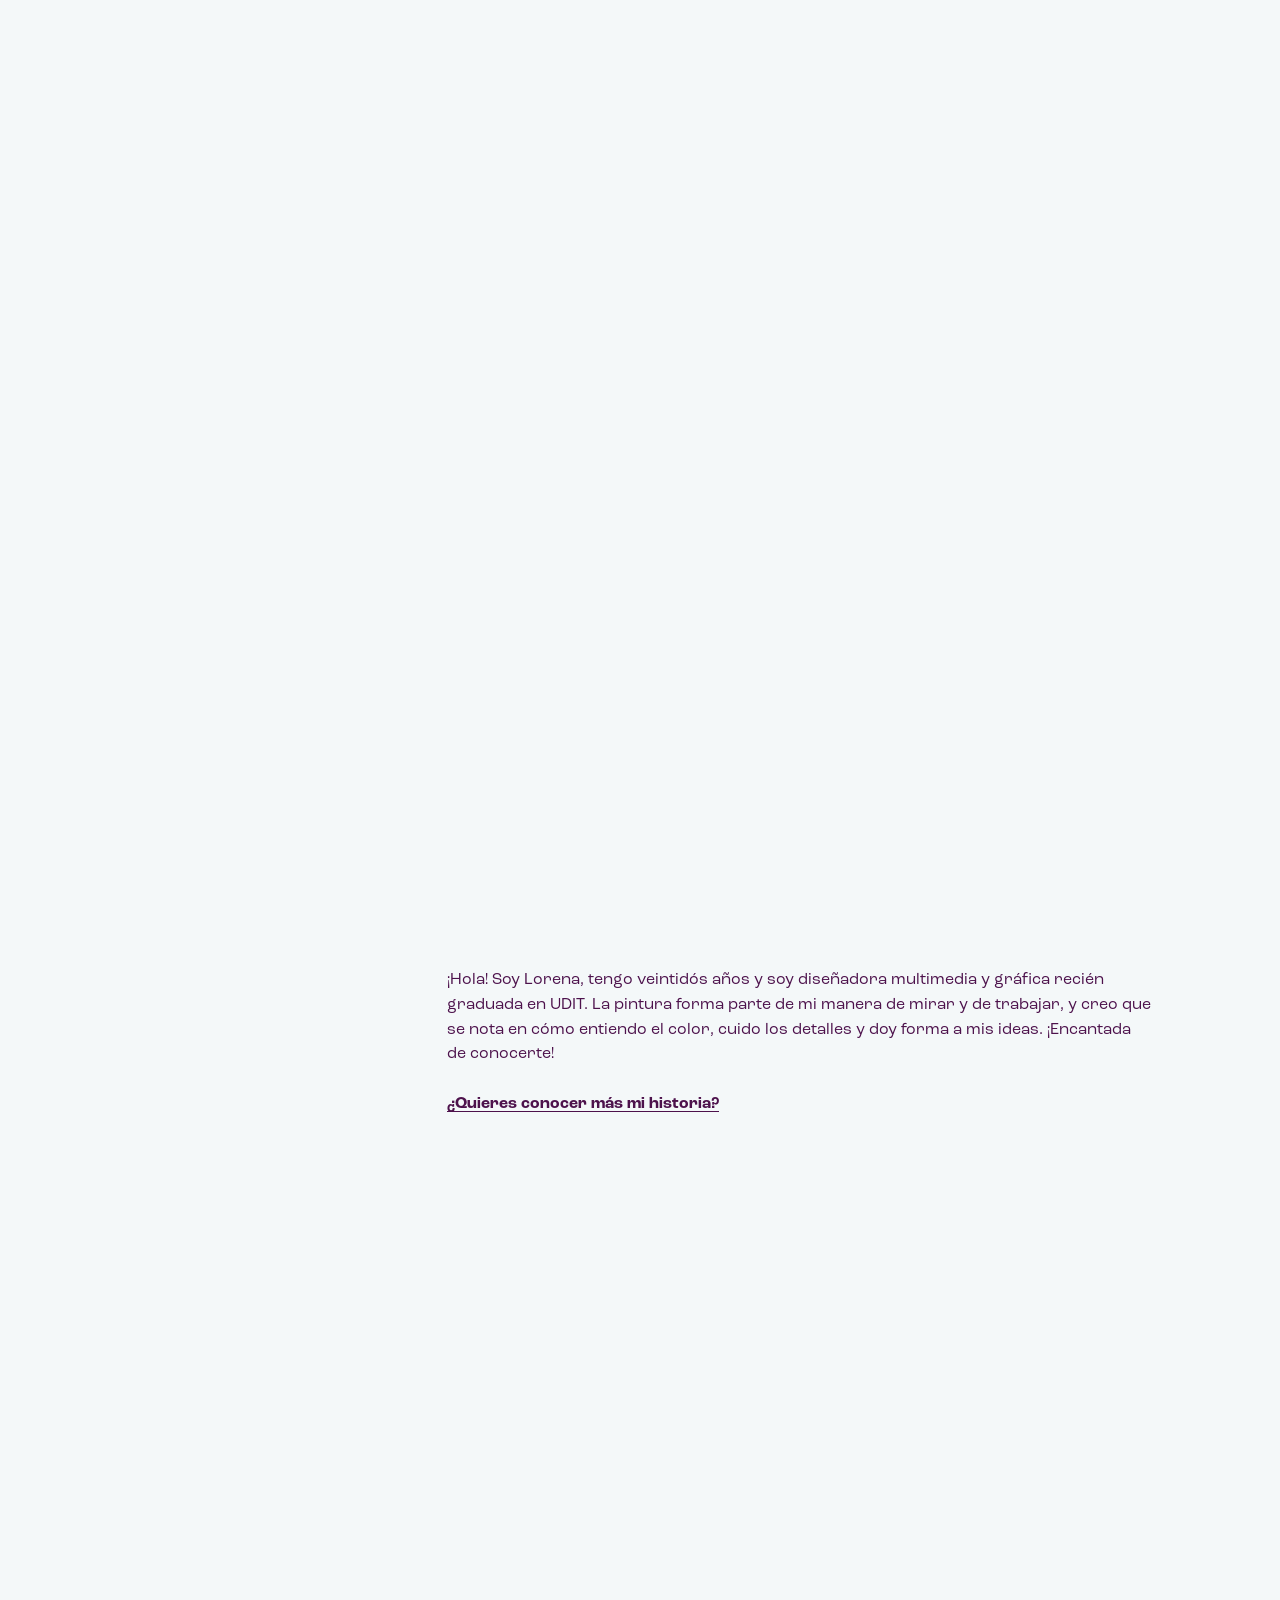
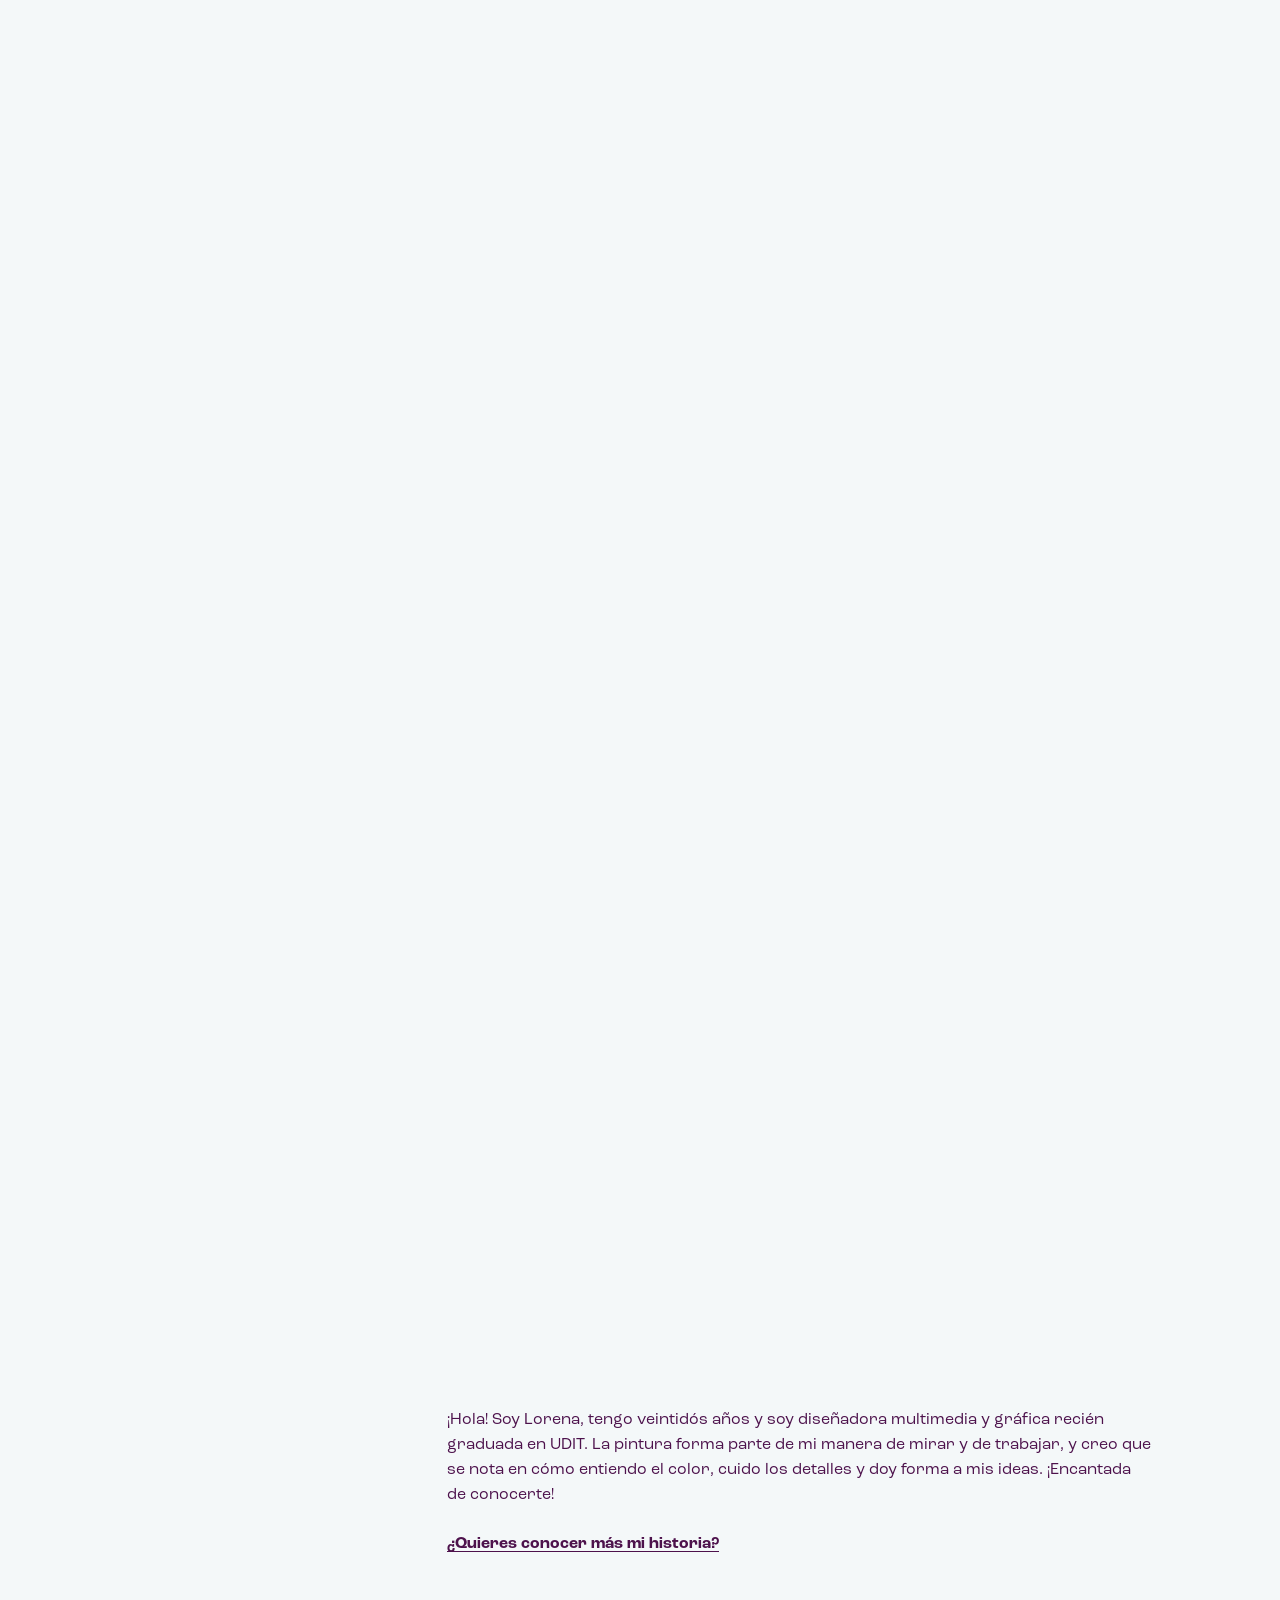
<file: sobremi.html>
<!DOCTYPE html>

<html lang="es">

<head>
  <meta charset="utf-8">
  <meta name="viewport" content="width=device-width, initial-scale=1.0">
  <meta name="author" content="Lorena Sánchez Morgado">
  <meta name="description" content="Sobre Lorena Sánchez, diseñadora gráfica y multimedia. Madrid.">
  <title>Sobre mí — Lorena Sánchez</title>
  <!-- Vista previa al compartir el enlace (LinkedIn, WhatsApp, etc.) -->
  <meta property="og:type" content="website">
  <meta property="og:title" content="Sobre Lorena Sánchez, diseñadora gráfica y multimedia">
  <meta property="og:description" content="Sobre Lorena Sánchez, diseñadora gráfica y multimedia. Madrid.">
  <meta property="og:url" content="https://lorena-sanchezmorgado.github.io/sobremi.html">
  <meta property="og:image" content="https://lorena-sanchezmorgado.github.io/media/img/portfolio.jpg">
  <meta property="og:image:width" content="3600">
  <meta property="og:image:height" content="1890">
  <meta name="twitter:card" content="summary_large_image">
  <meta name="twitter:image" content="https://lorena-sanchezmorgado.github.io/media/img/portfolio.jpg">
  <link rel="preconnect" href="https://cdnjs.cloudflare.com" crossorigin>
  <link href="css/style.css" rel="stylesheet">
  <link rel="icon" href="media/icon/favicon.svg" type="image/svg+xml">
  <script defer src="https://cloud.umami.is/script.js" data-website-id="aeae0af0-1a68-40f2-885b-556f47e926ad"></script>
</head>

<body class="page-sobremi">
  <nav class="site-nav">
    <ul class="nav-links">
      <li><a class="nav-link" href="project.html">PROYECTOS</a></li>
      <li><a class="nav-link" href="pintura.html">GALERÍA</a></li>
      <li><a class="nav-link is-active" href="sobremi.html">SOBRE MÍ</a></li>
      <li><a class="nav-link" href="contacto.html">CONTACTO</a></li>
    </ul>
    <a class="nav-name" href="index.html"><span class="nn-full">LORENA SÁNCHEZ</span><span class="nn-short">LORENA
        SHZ</span></a>
    <button class="nav-toggle" type="button" aria-expanded="false" aria-controls="navMenu">MENÚ</button>
  </nav>
  <div class="nav-menu" id="navMenu" aria-hidden="true">
    <button class="nav-menu-close" type="button" aria-label="Cerrar menú">CERRAR</button>
    <ul class="nav-menu-links">
      <li><a href="index.html">INICIO</a></li>
      <li><a href="project.html">PROYECTOS</a></li>
      <li><a href="pintura.html">GALERÍA</a></li>
      <li><a class="is-active" href="sobremi.html">SOBRE MÍ</a></li>
      <li><a href="contacto.html">CONTACTO</a></li>
    </ul>
  </div>

  <main class="sobremi">
    <!-- Capa fija: nombre (derecha) + foto de la puerta azul (izquierda).
         Se queda quieta mientras el texto scrollea por detrás (mismo efecto de siempre). -->
    <div class="sm-fixed">
      <div class="sm-name">
        <span class="sm-name-2">Diseñadora,<br>creativa y artista</span>
      </div>
      <div class="sm-photos">
        <img class="sm-photo sm-photo--azul" src="media/img/lorena-puerta-azul.jpeg" alt="Retrato de Lorena Sánchez">
      </div>
    </div>

    <!-- Texto: a la derecha de la foto y por debajo. La foto de pequeña va DENTRO,
         como primer elemento, igual que antes. Intro corta + enlace a la historia
         larga y, al bajar, el CV en dos columnas. -->
    <div class="sm-text">
      <!-- Todo lo que scrollea va en .sm-loop  el JS lo clona para el bucle infinito -->
      <div class="sm-loop">
        <img class="sm-photo sm-photo--peque" src="media/img/lorena-pequena.jpeg" alt="Lorena Sánchez de pequeña">

        <div class="sm-intro">
          <p>¡Hola! Soy Lorena, tengo veintidós años y soy diseñadora multimedia y gráfica recién graduada en UDIT. La pintura forma parte de mi manera de mirar y de trabajar, y creo que se nota en cómo entiendo el color, cuido los detalles y doy forma a mis ideas. ¡Encantada de conocerte!</p> <br><a class="sm-more"
            href="historia.html">¿Quieres conocer más mi historia?</a>
        </div><br>

        <!-- CV en TRES columnas (como en el currículum). Arranca SIEMPRE por
             CONTACTO arriba a la izquierda. En pantallas medias baja a dos
             columnas y en móvil a una sola, con CONTACTO primero. -->
        <div class="sm-cv">
          <!-- Columna 1: CONTACTO (arriba, único cambio respecto al CV) + educación,
               experiencia e idiomas. -->
          <div class="sm-col">
            <section class="sm-block reveal" id="contacto">
              <p class="sm-tag">(CONTACTO)</p>
              <p class="sm-list">
                Teléfono <a class="copyable" href="tel:+34744401909" data-copy="744 40 19 09" data-hint="Copiar">744 40
                  19 09</a><br>
                Email <a class="copyable" href="mailto:lorena.sanchezmorgado25@gmail.com"
                  data-copy="lorena.sanchezmorgado25@gmail.com"
                  data-hint="Copiar">lorena.sanchezmorgado25@gmail.com</a><br>
                LinkedIn <a href="https://www.linkedin.com/in/lorena-sánchez-morgado-a71688302" target="_blank"
                  rel="noopener noreferrer">Lorena Sánchez</a><br>
                Instagram <a href="https://www.instagram.com/loreshz_/" target="_blank"
                  rel="noopener noreferrer">@loreshz_</a>
              </p>
            </section>

            <section class="sm-block reveal">
              <p class="sm-tag">(EDUCACIÓN)</p>
              <div class="sm-entry">
                <span class="sm-year">2022 - 2026</span>
                <span class="sm-role">UDIT, Madrid</span>
                <span class="sm-desc">Graduada en Diseño Multimedia y Gráfico</span>
              </div>
              <div class="sm-entry">
                <span class="sm-year">2020 - 2022</span>
                <span class="sm-role">IES Antonio Machado, Madrid</span>
                <span class="sm-desc">Graduada en Bachillerato en la modalidad de Artes Plásticas, Imagen y
                  Diseño</span>
              </div>
            </section>

            <section class="sm-block reveal">
              <p class="sm-tag">(EXPERIENCIA)</p>
              <div class="sm-entry">
                <span class="sm-year">oct. 2024 - mar. 2025</span>
                <span class="sm-role">El Corte Inglés, Madrid</span>
                <span class="sm-desc">Prácticas en el departamento de Marca Propia. Diseño y actualización de manuales
                  de identidad y packaging para las marcas internas. Prototipado web en Figma para escritorio y
                  móvil</span>
              </div>
            </section>

            <section class="sm-block reveal">
              <p class="sm-tag">(IDIOMAS)</p>
              <div class="sm-entry">
                <span class="sm-role">Español</span>
                <span class="sm-desc">Nativo</span>
              </div>
              <div class="sm-entry">
                <span class="sm-role">Inglés</span>
                <span class="sm-desc">B2 First Cambridge, 2024</span>
              </div>
            </section>
          </div>

          <!-- Columna 2: reconocimientos. -->
          <div class="sm-col">
            <section class="sm-block reveal">
              <p class="sm-tag">(RECONOCIMIENTOS)</p>
              <div class="sm-entry">
                <span class="sm-year">2025</span>
                <span class="sm-role">Puerta de Alcalá</span>
                <span class="sm-desc">Finalista entre 100 propuestas para el concurso de rediseño para el Ayuntamiento
                  de Madrid</span>
              </div>
              <div class="sm-entry">
                <span class="sm-year">2024</span>
                <span class="sm-role">Cartel Gaia</span>
                <span class="sm-desc">Seleccionada por UDIT para participar en la exposición internacional Gaia,
                  desarrollada junto a la USC Roski School of Art and Design, universidad de arte del sur de
                  California</span>
              </div>
              <div class="sm-entry">
                <span class="sm-year">2023</span>
                <span class="sm-role">Hotel Thompson Madrid</span>
                <span class="sm-desc">Ganadora en la categoría de diseño textil corporativo para el concurso
                  Inspirathon'23 by Thompson Madrid</span>
              </div>
              <div class="sm-entry">
                <span class="sm-year">2022</span>
                <span class="sm-role">Proyecto VOLUMA</span>
                <span class="sm-desc">Ganadora del concurso para la creación del imagotipo base del voluntariado IES
                  Machado, el cual se mantiene activo</span>
              </div>
            </section>
          </div>

          <!-- Columna 3: disciplinas, software y otros. -->
          <div class="sm-col">
            <section class="sm-block reveal">
              <p class="sm-tag">(DISCIPLINAS)</p>
              <p class="sm-list">
                branding e identidad visual<br>diseño editorial<br>dirección de arte<br>diseño digital y UX/UI
              </p>
            </section>

            <section class="sm-block reveal">
              <p class="sm-tag">(SOFTWARE)</p>
              <p class="sm-list">
                Illustrator<br>Photoshop<br>InDesign<br>After Effects<br>Premiere<br>Cinema 4D<br>Figma<br>HTML, CSS y
                JavaScript
              </p>
            </section>

            <section class="sm-block reveal">
              <p class="sm-tag">(OTROS)</p>
              <p class="sm-list">
                Carnet B<br>Vehículo propio
              </p>
            </section>
          </div>

        </div>
      </div><!-- /.sm-loop -->
    </div>
  </main>

  <div class="site-baseline site-baseline--fixed" aria-hidden="true"><span>MADRID, ES</span><span>© 2026</span></div>
  <div class="cursor-ball"></div>
  <span class="cursor-scroll" aria-hidden="true">SCROLL</span>
  <script defer src="https://cdnjs.cloudflare.com/ajax/libs/gsap/3.12.2/gsap.min.js"></script>
  <script defer src="js/script.js"></script>
  <script defer src="js/cursor.js"></script>

</body>

</html>
</file>
<file: css/style.css>
@font-face {
    font-family:"roc-grotesk-regular";
    src: url('./fonts/Kostic\ -\ Roc\ Grotesk\ Regular.otf') format('opentype');
    font-display:swap;font-style:normal;font-weight:700;font-stretch:normal;
}
@font-face {
    font-family:"roc-grotesk-bold";
    src: url('./fonts/Kostic\ -\ Roc\ Grotesk\ Bold.otf') format('opentype');
    font-display:swap;font-style:normal;font-weight:700;font-stretch:normal;
}
@font-face {
    font-family:"roc-grotesk-wide-medium";
    src: url('./fonts/Kostic\ -\ Roc\ Grotesk\ Wide\ Medium.otf') format('opentype');
    font-display:swap;font-style:normal;font-weight:700;font-stretch:normal;
}
@font-face {
    font-family:"roc-grotesk-extrawide-extrabold";
    src: url('./fonts/Kostic\ -\ Roc\ Grotesk\ ExtraWide\ ExtraBold.otf') format('opentype');
    font-display:swap;font-style:normal;font-weight:700;font-stretch:normal;
}

::-webkit-scrollbar {
  width: 0;
  height: 0;
}

* {
    margin: 0;
    padding: 0;
    box-sizing: border-box;
    -ms-overflow-style: none;
    scrollbar-width: none;
}

:root {
    
    --font-family-regular: 'roc-grotesk-regular', sans-serif;
    --font-family-bold: 'roc-grotesk-bold', sans-serif;
    --font-family-wide-medium: 'roc-grotesk-wide-medium', sans-serif;
    --font-family-extrawide-extrabold: 'roc-grotesk-extrawide-extrabold', sans-serif;


    /* --- Paleta portfolio Lorena Sánchez --- */
    --tinta: #4D124C;                     /* textos, rótulos, líneas, iconos */
    --papel: #F4F8F9;                     /* fondo */
    --tinta-suave: rgba(77, 18, 76, .55); /* metadatos, años, secundario */
    --linea: rgba(77, 18, 76, .14);       /* filetes */
    --gutter: clamp(1.5rem, 5vw, 4.5rem); /* margen de página */
    --fmenu: clamp(16rem, 28vw, 24rem);   /* ancho columna fija de la ficha */
    --nav-h: 5.6rem;                      /* alto de la barra de navegación fija */
}

html {
  scroll-behavior: smooth;
}

body {
    width: 100%;
    overflow-x: hidden;
    background-color: var(--papel) !important;
    color: var(--tinta) !important;
    font-family: var(--font-family-regular) !important;
}

/* Solo ocultamos el cursor nativo cuando la bola personalizada está activa
   (la activa js/cursor.js si hay puntero fino). Así nunca te quedas sin puntero.
   La bola es el ÚNICO cursor: con ella activa, NADA muestra la manita ni ningún
   otro cursor nativo en ninguna parte (enlaces, botones, imágenes, arrastre...). */
body.cursor-custom,
body.cursor-custom * { cursor: none !important; }

.cursor-ball {
  position: fixed;
  top: 0;
  left: 0;
  width: 24px;
  height: 24px;
  margin: -12px 0 0 -12px;       /* centra la bola en el puntero */
  border-radius: 50%;
  pointer-events: none;
  z-index: 99999;
  display: none;                 /* oculta por defecto; se muestra si hay puntero fino */

  /* SIEMPRE en modo inversión (como Peloteo): sin cambios de estado = sin glitch.
     Invierte lo que tiene debajo: oscura sobre fondo claro, clara sobre morado,
     y da la vuelta a texto e imágenes. */
  background: var(--papel);
  mix-blend-mode: difference;
}
body.cursor-custom .cursor-ball { display: block; }

img {
  max-width: 100%;                 /* ninguna imagen desborda su columna */
}

a {
    text-decoration: none !important;
}

h1 {
    font-size: 1.9rem !important;
}

h2 {
    font-size: 1.3rem !important;
}

p {
  text-align: justify;
}


/* NEGRITA DE VERDAD. Las tipografías Roc Grotesk son familias distintas (no
   pesos de la misma), así que <strong> y <b> tienen que cambiar de familia —
   si no, la negrita del HTML no se nota en ninguna parte. */
strong, b {
  font-family: var(--font-family-bold);
  font-weight: 400;
}

::selection {
  background: var(--tinta);
  color: var(--papel);
}
/* NAV NUEVO (Lorena) — color fijo, sin blend ni toggle
---------------------------------------------------------------------------------------------------------------- */
.site-nav {
  position: fixed;
  top: 0;
  left: 0;
  width: 100%;
  z-index: 1050;
  display: flex;
  align-items: baseline;
  justify-content: space-between;
  gap: 1rem;
  padding: 1.5rem var(--gutter) 1.05rem;   /* barra fina */
  color: var(--tinta);
  background: transparent;            /* sin rectángulo: el contenido pasa por detrás y se solapa */
  pointer-events: none;               /* deja pasar el cursor sobre la barra */
}

/* En la GALERÍA el menú sí lleva fondo: las imágenes se arrastran y, sin fondo,
   pasarían por detrás del menú tapándolo. Ahí sí queremos enmascarar. */
.page-archivo .site-nav { background: var(--papel); }

.site-nav a {
  pointer-events: auto;               /* los enlaces sí son clicables */
  color: var(--tinta);
  font-family: var(--font-family-regular);
  text-transform: uppercase;
  letter-spacing: 0.18em;
  font-size: 1.2rem;                   /* barra fina y minimalista */
  line-height: 1;
  white-space: nowrap;                /* "SOBRE MÍ" nunca se parte en dos líneas */
}

.nav-links {
  display: flex;
  gap: 1.6rem;
  list-style: none;
  margin: 0;
  padding: 0;
}

.nav-link.is-active {
  text-decoration: underline !important;
  text-underline-offset: 5px;
  text-decoration-thickness: 2px;
}

.nav-name {
  font-family: var(--font-family-wide-medium) !important;
  color: var(--tinta);
  text-transform: uppercase;
  letter-spacing: 0.18em;
  font-size: 1.2rem;            /* igual que los enlaces del menú */
  line-height: 1;
  white-space: nowrap;
}
/* En pantallas muy pequeñas, "LORENA SÁNCHEZ" -> "LORENA SHZ" (abreviatura) */
.nav-name .nn-short { display: none; }
@media (max-width: 480px) {
  .nav-name .nn-full  { display: none; }
  .nav-name .nn-short { display: inline; }
}

/* Botón MENÚ (solo en pantallas pequeñas) */
.nav-toggle {
  display: none;
  pointer-events: auto;
  border: 0;
  background: transparent;
  color: var(--tinta);
  font-family: var(--font-family-regular);
  text-transform: uppercase;
  letter-spacing: 0.18em;
  font-size: clamp(1.05rem, 2.7vw, 1.2rem);   /* igual que SOBRE MÍ / PROYECTOS */
  line-height: 1;
  cursor: pointer;
  padding: 0;
  text-decoration: underline;                 /* MENÚ subrayado */
  text-underline-offset: 5px;
  text-decoration-thickness: 2px;
}

/* Overlay del menú — mismo aspecto que Peloteo, pero en morado (antes rojo).
   Pantalla completa morada + enlaces en cajas con borde que se invierten al hover. */
.nav-menu {
  position: fixed;
  inset: 0;
  z-index: 1051;                 /* por encima del navbar: toma completa morada */
  background: var(--tinta);      /* morado a pantalla completa (Peloteo: rojo) */
  display: flex;
  flex-direction: column;
  justify-content: center;
  align-items: center;
  padding: var(--gutter);
  opacity: 0;
  visibility: hidden;
  transition: opacity 0.3s ease;
}
body.nav-open .nav-menu {
  opacity: 1;
  visibility: visible;
}
.nav-menu-links {
  list-style: none;
  margin: 0;
  padding: 0;
  width: min(80vw, 20rem);      /* ancho común: todas las cajas iguales */
  display: flex;
  flex-direction: column;
  align-items: stretch;
  gap: 1rem;
}
/* cada enlace = caja con borde (como .link-aspecto de Peloteo), todas del mismo tamaño */
.nav-menu-links a {
  display: block;
  width: 100%;
  text-align: center;           /* texto centrado dentro de la caja */
  box-sizing: border-box;
  border: 2px solid var(--papel);
  color: var(--papel);
  font-family: var(--font-family-bold);
  text-transform: uppercase;
  letter-spacing: 0.14em;
  font-size: clamp(1.3rem, 4.2vw, 1.9rem);   /* más contenido, menos gigante */
  line-height: 1;
  white-space: nowrap;          /* "SOBRE MÍ" en una sola línea */
  padding: 0.8rem 1.2rem;
  transition: background-color 0.2s ease, color 0.2s ease;
}
/* Activo = relleno (papel), y hover en uno normal también se rellena */
.nav-menu-links a.is-active,
.nav-menu-links a:hover {
  background: var(--papel);     /* se rellena (Peloteo: negro) */
  color: var(--tinta);
}
/* Hover SOBRE el activo = al contrario (se vacía), para ver que sí lo seleccionas */
.nav-menu-links a.is-active:hover {
  background: transparent;
  color: var(--papel);
}

/* Botón de cerrar dentro del overlay (arriba a la izquierda, como el toggle) */
.nav-menu-close {
  position: absolute;
  top: 1.4rem;
  left: var(--gutter);
  z-index: 2;
  border: 0;
  background: transparent;
  color: var(--papel);
  font-family: var(--font-family-regular);
  text-transform: uppercase;
  letter-spacing: 0.18em;
  font-size: clamp(1.15rem, 2.9vw, 1.45rem);   /* igual de grande que MENÚ */
  line-height: 1;                             /* CLAVE: mismo alto de línea que MENÚ */
  cursor: pointer;
  padding: 0;
  text-decoration: underline;                 /* subrayado como MENÚ */
  text-underline-offset: 5px;
  text-decoration-thickness: 2px;
}

/* Menú activo antes (pantallas medianas), para que LORENA SÁNCHEZ no se apriete */
@media (max-width: 1100px) {
  :root { --nav-h: 4.7rem; }               /* la barra es más baja al aparecer MENÚ */
  .site-nav {
    padding: 1.4rem var(--gutter);
    align-items: center;
  }
  .site-nav .nav-links { display: none; }   /* enlaces pasan al overlay */
  .nav-toggle {
    display: block;
    order: -1;                  /* MENÚ a la IZQUIERDA; LORENA SÁNCHEZ queda a la derecha */
  }
  .site-nav .nav-name { font-size: clamp(1.15rem, 2.9vw, 1.45rem); }   /* igual que MENÚ */
  body.nav-open .nav-toggle { visibility: hidden; }
}

/* En la GALERÍA el MENÚ aparece antes (pantallas más anchas): los enlaces de la
   barra chocaban con las imágenes que suben a lo alto. */
@media (max-width: 1300px) {
  .page-lienzo .site-nav .nav-links { display: none; }
  .page-lienzo .site-nav .nav-toggle { display: block; order: -1; }
  .page-lienzo.nav-open .nav-toggle { visibility: hidden; }
}

/* Móviles pequeños (iPhone SE y parecidos). MENÚ + LORENA SHZ. no cabían en
   una línea: se aprieta la letra y se baja un punto el tamaño. */
@media (max-width: 400px) {
  .site-nav .nav-name,
  .site-nav .nav-toggle {
    font-size: 1.2rem;
    letter-spacing: 0.06em;
  }
}


/* MINIATURA QUE SIGUE AL CURSOR (lista de la ficha)
---------------------------------------------------------------------------------------------------------------- */
.project-preview {
  position: fixed;
  top: 0;
  left: 0;
  pointer-events: none;
  opacity: 0;
  z-index: 9999;
}

.project-preview img {
  width: auto;
  height: auto;
  max-width: 240px;      /* no gigante de ancho */
  max-height: 240px;     /* las verticales ya no ocupan tanto */
  object-fit: contain;   /* respeta la proporción: no recorta la imagen */
  display: block;
}


/* REJILLA DE IMÁGENES (proyectos) — foto + rótulo al pasar el ratón
---------------------------------------------------------------------------------------------------------------- */
.img-grid {
  display: grid;
  grid-template-columns: repeat(auto-fit, minmax(150px, 1fr));
  gap: 1rem; 
  width: 100%;
  height: 100%;
  display: block;
  object-fit: cover;
  object-position: center;
  display: block;
}

.img-wrapper {
  position: relative;
  width: 100%;
  aspect-ratio: 4 / 5;   
  overflow: hidden;
}

.img-overlay {
  position: absolute;
  z-index: 2;
  inset: 0;
  background: rgba(0, 0, 0, 0.45);
  display: flex;
  align-items: center;
  justify-content: center;
  opacity: 0;
  transition: opacity 0.3s ease;
}

.img-overlay span {
  color: #fff;
  font-size: 1.25rem;
  font-weight: 600;
  text-align: center;
}

.img-wrapper:hover .img-overlay {
  opacity: 1;
}

/* FOOTER */
footer {
  padding: 0 var(--gutter) 2rem;
  display: flex;
  align-items: flex-end;
  width: 100%;
  position: relative;   /* en el flujo: nunca tapa las imágenes */
  z-index: 2;
}

/* SOBRE MÍ: footer siempre fijo abajo (encima del collage fijo) */
.page-sobremi footer {
  position: fixed;
  left: 0;
  bottom: 0;
  z-index: 1045;
  pointer-events: none;
}

/* SOBRE MÍ en móvil: las fotos se apilan arriba y el collage deja de estar fijo,
   así que MADRID/© ya NO va fijo: baja al final del contenido (como en proyectos). */
@media (max-width: 900px) {
  body.page-sobremi {
    display: flex;
    flex-direction: column;
    min-height: 100vh;
    min-height: 100svh;
  }
  .sobremi { min-height: 0; }              /* que el main no fuerce 100vh */
  body.page-sobremi > main { flex: 0 0 auto; }
  .page-sobremi footer {
    position: relative;
    bottom: auto;
    z-index: 2;
    margin-top: auto;                      /* se clava abajo si hay sitio; si no, scroll */
    pointer-events: auto;
  }
}

/* PROYECTOS, FICHA e HISTORIA: footer al fondo (baja del todo si hay sitio; si no, scroll) */
body.page-proyectos,
body.page-ficha,
body.page-historia {
  display: flex;
  flex-direction: column;
  min-height: 100vh;
  min-height: 100svh;                 /* en móvil descuenta la barra del navegador */
}

/* El footer absorbe el espacio libre y se clava abajo SIN forzar scroll.
   Si el contenido no cabe, el margen auto se anula y el footer queda tras
   las imágenes (con el hueco de padding-bottom del main) y se hace scroll. */
body.page-proyectos > main,
body.page-ficha > main,
body.page-historia > main {
  flex: 0 0 auto;
}

body.page-proyectos > footer,
body.page-ficha > footer,
body.page-historia > footer {
  margin-top: auto;
}

/* QUIÉN ES LORE — título y VOLVER fijos; foto grande de pequeña arriba, texto
   en la columna de Sobre mí con la fecha a la izquierda, y la foto de mayor
   flotando dentro del texto. */

/* Título FIJO a la izquierda, misma altura y tamaño que DISEÑADORA, CREATIVA, ARTISTA.
   El !important gana al global h1{font-size:1.9rem!important}. */
.historia-title {
  position: fixed;
  /* Mismo top y modelo de caja que el nombre de Sobre mí. La 1ª línea vacía
     (.ht-lead) hace que "Quién es Lore?" caiga en la 2ª línea = a la altura de
     "creativa y artista", no de "Diseñadora". */
  top: calc(var(--nav-h) + 1.4rem);
  left: var(--gutter);
  z-index: 4;
  margin: 0;
  text-align: left;
  color: var(--tinta);
  line-height: 0.9;                                     /* igual que .sm-name */
  white-space: nowrap;
  font-family: var(--font-family-bold);
  text-transform: uppercase;
  font-size: clamp(1.8rem, 3.8vw, 4.4rem) !important;   /* mismo tamaño que .sm-name-2 */
  letter-spacing: -0.01em;
}

/* Barra fija con VOLVER a la derecha (misma posición y tamaño que en proyectos) */
.historia-top {
  position: fixed;
  top: calc(var(--nav-h) - 1px);
  left: 0;
  right: 0;
  z-index: 1040;
  display: flex;
  justify-content: flex-end;
  padding: 1.1rem var(--gutter) 0.9rem;
  pointer-events: none;                      /* solo el enlace recibe clics */
}
.historia-volver {
  pointer-events: auto;
  font-family: var(--font-family-bold);
  text-transform: uppercase;
  letter-spacing: 0.02em;
  color: var(--tinta);
  font-size: 1rem;
  text-decoration: underline !important;
  text-underline-offset: 3px;
}

/* El contenido arranca a la MISMA altura que las fotos de Sobre mí (28vh) */
.historia {
  align-self: stretch;
  max-width: none;
  padding: 28vh var(--gutter) 3rem;   /* el 3rem es el aire hasta el footer morado */
}

/* Foto de pequeña, a todo el ancho (la que crece al entrar). Se recorta a un
   banner para que no ocupe toda la pantalla (la foto es apaisada y muy grande). */
.historia-hero {
  display: block;
  width: 100%;
  height: 40vh;
  object-fit: cover;
  margin: 0 0 2.6rem;
}

/* Debajo: fecha (izquierda, mismo hueco que la foto azul de Sobre mí) + texto */
.historia-cols {
  display: grid;
  grid-template-columns: calc(39vh + 2rem) 1fr;
  align-items: start;
}
.historia-meta {
  font-family: var(--font-family-wide-medium);   /* wide medium, como pidió Lorena */
  color: var(--tinta);
  font-size: clamp(1.4rem, 1.9vw, 2rem);          /* más grande y responsive */
  line-height: 1;
  margin: 0;
}
.historia-body p {
  font-family: var(--font-family-regular);
  font-size: clamp(1rem, 1.05vw, 1.2rem);
  line-height: 1.6;
  margin: 0 0 1.3rem;
  color: var(--tinta);
}
.historia-body p:last-child { margin-bottom: 0; }
.historia-body a {
  color: var(--tinta);
  text-decoration: underline !important;   /* gana al global a{text-decoration:none!important} */
  text-underline-offset: 3px;
}

/* Foto de mayor: FLOTA a la izquierda; el texto la rodea por la derecha y, cuando
   la imagen se termina, el párrafo pasa a ocupar todo el ancho (como los de arriba). */
.historia-img {
  float: left;
  width: 30rem;
  max-width: 45%;
  margin: 0.3rem 2rem 1.2rem 0;
}

/* La foto de pequeña "crece" desde Sobre mí a esta grande (solo navegadores con
   View Transitions, p. ej. Chrome). No toca el resto de páginas. */

/* Móvil: título en flujo, una sola columna (fecha arriba), fotos a todo el ancho */
@media (max-width: 900px) {
  .historia-title {
    position: static;
    top: auto;
    white-space: normal;                 /* puede partirse en móvil */
    max-width: none;
    font-size: clamp(2rem, 10vw, 3.4rem) !important;
    padding: calc(var(--nav-h) + 1rem) var(--gutter) 0;
  }
  .historia-title .ht-lead { display: none; }   /* sin línea vacía en móvil */
  .historia { padding: 1.4rem var(--gutter) 3rem; }
  .historia-cols { grid-template-columns: 1fr; gap: 0.6rem; }
  .historia-meta { margin-bottom: 0.4rem; }
  .historia-img { float: none; width: 100%; max-width: 100%; margin: 1.6rem 0; }
}

/* Footer antiguo (MADRID/©). Se excluye el footer nuevo .site-footer para que
   no herede width:100% + flex en sus tarjetas/columnas. */
footer:not(.site-footer) div {
  display: flex;
  width: 100%;
  justify-content: space-between;
}









/* SOBRE MÍ (Lorena)
---------------------------------------------------------------------------------------------------------------- */
.sobremi {
  position: relative;
  min-height: 100vh;
  min-height: 100svh;                 /* en móvil descuenta la barra del navegador */
}

/* Capa fija: nombre + foto azul. No se mueve con el scroll (mismo efecto de siempre) */
.sm-fixed {
  position: fixed;
  inset: 0;
  z-index: 3;
  pointer-events: none;        /* deja pasar clics al texto de debajo */
}

/* Nombre arriba a la derecha, grande. SIEMPRE a la derecha, por encima de las
   fotos y por debajo del navbar, con aire al borde. */
.sm-name {
  position: absolute;
  top: calc(var(--nav-h) + 1.4rem);
  right: var(--gutter);
  text-align: right;
  color: var(--tinta);
  line-height: 0.9;
  z-index: 4;                 /* siempre legible por encima de las fotos */
  max-width: min(52vw, 40rem);
}

.sm-name-2 {
  display: block;
  font-family: var(--font-family-bold);
  text-transform: uppercase;
  font-size: clamp(1.8rem, 3.8vw, 4.4rem);
  letter-spacing: -0.01em;
}

.contacto-page {
  min-height: 100vh;
  min-height: 100svh;
  padding: calc(var(--nav-h) + 1.4rem) var(--gutter) 2rem;
  container-type: inline-size;
}

.page-contacto {
  background-color: var(--tinta) !important;
  color: var(--papel) !important;
}

.page-contacto .site-nav,
.page-contacto .site-nav a,
.page-contacto .site-nav .nav-toggle,
.page-contacto .site-baseline {
  color: var(--papel);
}

.page-contacto ::selection {
  background: var(--papel);
  color: var(--tinta);
}

.contacto-list {
  width: 100%;
  font-family: var(--font-family-bold);
  font-size: clamp(0.75rem, 5.365vw, 9rem) !important;
  font-size: clamp(0.75rem, 5.365cqi, 9rem) !important;
  line-height: 0.9;
}

.contacto-list a {
  display: block;
  width: 100%;
  color: var(--papel);
  font-family: var(--font-family-bold);
  text-align: right;
  white-space: nowrap;
}

.page-contacto .contacto-list .copyable {
  border: 0;
  text-decoration: none !important;
}

.page-contacto .contacto-list .copyable:hover,
.page-contacto .contacto-list .copyable:focus-visible {
  background: transparent;
  color: var(--papel);
  box-shadow: none;
  border-bottom-color: transparent;
}

.page-contacto .contacto-list .copyable:focus-visible {
  outline: 2px solid var(--papel);
  outline-offset: 6px;
}

.page-contacto .contacto-list .copyable::after {
  z-index: 110000;
  min-width: 4.5rem;
  padding: 0.3rem 0.5rem;
  border-radius: 4px;
  font-size: 0.72rem;
  letter-spacing: 0.08em;
  line-height: 1.1;
  text-align: center;
}

.contacto-phone { margin-top: 0.16em; }
.page-contacto .contacto-phone.hint-abajo::after {
  left: auto;
  right: 0;
}

/* La foto de la puerta azul, fija arriba a la izquierda */
.sm-photos {
  position: absolute;
  top: 28vh;
  left: var(--gutter);
  display: flex;
  align-items: flex-start;
  gap: 2rem;
}

.sm-photo { display: block; width: auto; }
.sm-photo--azul  { height: 52vh; }   /* 1200x1600 vertical */

/* La foto de pequeña va DENTRO del texto (sube con él, como antes) */
.sm-photo--peque {
  height: 26vh;                      /* 2048x1361 horizontal */
  align-self: flex-start;
  margin-bottom: 0.4rem;
}

/* Texto: a la derecha de la foto azul y por debajo (misma posición de antes) */
.sm-text {
  position: relative;
  z-index: 1;
  /* gutter + ancho de la foto puerta-azul (0.75 * 52vh = 39vh) + gap */
  margin-left: calc(var(--gutter) + 39vh + 2rem);
  padding-top: 28vh;
  padding-right: var(--gutter);
  padding-bottom: 24vh;
  max-width: none;
  display: flex;
  flex-direction: column;
  gap: 2.2rem;
}

/* Bloque que se repite para el scroll INFINITO (lo clona el JS). El margin-bottom
   deja el mismo hueco al reiniciar que entre apartados. */
.sm-loop {
  display: flex;
  flex-direction: column;
  gap: 2.2rem;
  margin-bottom: 7rem;
}
/* En el frame del salto del bucle, sin transiciones (reinicio imperceptible) */
.sm-jump .reveal { transition: none !important; }

/* Intro corta y cercana (misma posición que la intro de antes) */
.sm-intro {
  font-family: var(--font-family-regular);
  font-size: clamp(1rem, 1.05vw, 1.2rem);
  line-height: 1.55;
  max-width: 44rem;      /* medida cómoda de lectura */
}
.sm-intro p { text-align: left; margin: 0; }

/* Enlace a la historia larga (página "quién es Lore"), debajo de la intro */
.sm-more {
  align-self: flex-start;
  margin-top: -0.6rem;
  font-family: var(--font-family-bold);
  color: var(--tinta);
  text-decoration: underline;
  text-underline-offset: 3px;
}

/* CV en TRES columnas (como el currículum): CONTACTO arriba a la izquierda,
   RECONOCIMIENTOS en el centro y DISCIPLINAS + SOFTWARE a la derecha. */
.sm-cv {
  display: grid;
  grid-template-columns: repeat(3, 1fr);
  column-gap: 2.5rem;
  row-gap: 2.2rem;
  align-items: start;
  margin-top: 0.6rem;
}
/* Pantallas medias: dos columnas (tres se quedan muy estrechas). */
@media (max-width: 1280px) {
  .sm-cv { grid-template-columns: 1fr 1fr; column-gap: 2rem; }
}
.sm-col {
  display: flex;
  flex-direction: column;
  gap: 2.2rem;
  min-width: 0;
}

/* Al venir desde "Escríbeme" (historia -> sobremi.html#contacto), que CONTACTO
   no quede pegado arriba bajo el menú, sino hacia la mitad de la pantalla. */
#contacto { scroll-margin-top: 40vh; }

/* Que el enlace "Escríbeme" (desde la historia) no caiga bajo el menú */
#contacto { scroll-margin-top: calc(var(--nav-h) + 1rem); }

/* Los apartados (educación, prácticas…) también estrechos para leerse bien */
.sm-block { max-width: 44rem; }

.sm-block p {
  text-align: left;
  line-height: 1.4;
  font-size: 1rem;
}

.sm-tag {
  font-family: var(--font-family-bold);
  text-transform: uppercase;
  letter-spacing: 0.02em;
  color: var(--tinta);
  font-size: 0.95rem;
  margin-bottom: 0.7rem !important;
}

.sm-list {
  line-height: 1.7 !important;
  /* El correo es una palabra larguísima sin espacios: en pantallas estrechas
     se salía del margen. Así se parte solo cuando no cabe. */
  overflow-wrap: break-word;
}

/* Entradas del CV (educación, experiencia, idiomas, reconocimientos): como en
   el currículum — año arriba, título en negrita y texto, cada uno en su línea,
   con aire entre entradas. */
.sm-entry {
  display: block;
  margin-bottom: 1.3rem;
  font-size: 1rem;
  line-height: 1.35;
  overflow-wrap: break-word;
}
.sm-entry:last-child { margin-bottom: 0; }
.sm-entry .sm-year,
.sm-entry .sm-role,
.sm-entry .sm-desc { display: block; }
.sm-entry .sm-role { font-family: var(--font-family-bold); }
.sm-entry .sm-year { color: var(--tinta); }

.sm-text a {
  color: var(--tinta);
  text-decoration: underline !important;
  text-underline-offset: 3px;
}

/* Palabra "SCROLL" bajo la bola del cursor (solo Sobre mí, puntero fino).
   EN NEGRO y FUERA de la bola (la bola usa mix-blend-mode y el negro se
   volvía invisible). La mueve el JS junto al cursor; se apaga al bajar. */
.cursor-scroll {
  position: fixed;
  top: 0;
  left: 0;
  margin-top: 20px;              /* justo debajo de la bola */
  transform: translateX(-50%);   /* centrada en el cursor */
  z-index: 1100;
  font-family: var(--font-family-bold);
  text-transform: uppercase;
  font-size: 0.6rem;
  letter-spacing: 0.16em;
  color: #000;
  white-space: nowrap;
  opacity: 0;
  transition: opacity 0.45s ease;
  pointer-events: none;
}
body.show-scrollcue .cursor-scroll { opacity: 1; }

/* SIN VELADURAS ------------------------------------------------------------
   Se quitó el degradado de todas las páginas. La idea nueva: los textos fijos
   (menú, MADRID/2026, VOLVER, título) van SIEMPRE por encima y SIN fondo de
   color; el contenido scrollea a lo largo de todo el espacio y pasa por detrás
   de ellos, solapándose. Es el mismo criterio que el nombre fijo de Sobre mí. */



/* Entradas con IntersectionObserver (una sola vez) */
.reveal {
  opacity: 0;
  transform: translateY(24px);
  transition: opacity 0.55s ease, transform 0.55s ease;
  will-change: opacity, transform;
}

.reveal.is-visible {
  opacity: 1;
  transform: none;
}

@media (prefers-reduced-motion: reduce) {
  .reveal {
    opacity: 1;
    transform: none;
    transition: none;
  }
}

/* Móvil / tablet: se apila todo, sin elementos fijos. Primero el NOMBRE, debajo
   la foto CENTRADA y luego el texto; el CV pasa a una sola columna (CONTACTO primero). */
@media (max-width: 900px) {
  .contacto-page { padding-top: calc(var(--nav-h) + 1rem); }

  .sm-fixed {
    position: static;
    pointer-events: auto;
    display: flex;
    flex-direction: column;
  }
  .sm-name {
    order: 1;                               /* el nombre ENCIMA de la foto */
    position: static;
    text-align: right;                      /* SIEMPRE a la derecha */
    max-width: none;
    padding: calc(var(--nav-h) + 1rem) var(--gutter) 0;
  }
  .sm-photos {
    order: 2;                               /* la foto debajo del nombre */
    position: static;
    justify-content: center;                /* foto CENTRADA */
    padding: 1.4rem var(--gutter) 0;
    gap: 1rem;
  }
  .sm-name-2 { font-size: clamp(2.2rem, 11vw, 4rem); }

  /* Manda la foto "de mayor"; la de pequeña se oculta en móvil para no recargar */
  .sm-photo--azul  { height: auto; width: 78%; }
  .sm-photo--peque { display: none; }

  .sm-text {
    margin-left: 0;
    padding: 2.2rem var(--gutter) 12vh;
    max-width: none;
    gap: 2.2rem;
  }
  .sm-cv { grid-template-columns: 1fr; row-gap: 2.2rem; }
  .sm-col { gap: 2.2rem; }
}


/* PROYECTOS (Lorena)
---------------------------------------------------------------------------------------------------------------- */
.proyectos {
  /* Ocupa la primera pantalla completa: cabecera + filtros arriba y el carrusel
     rellenando todo el alto que queda. El pie queda JUSTO debajo del borde, así
     que aparece al hacer scroll. El hueco de abajo deja respirar a MADRID, ES. */
  padding: calc(var(--nav-h) + 1.4rem) var(--gutter) 4.5rem;   /* hueco arriba (nav) y abajo (baseline) */
  height: 100vh;
  height: 100svh;              /* alto DEFINIDO: así el 100% de alto de las fotos resuelve */
  display: flex;
  flex-direction: column;
}

.proy-head {
  display: grid;
  grid-template-columns: 1fr 1fr;
  gap: var(--gutter);
  align-items: start;
  margin-bottom: 2.5rem;
}

.proy-title {
  font-family: var(--font-family-bold) !important;
  font-size: clamp(2.4rem, 5.5vw, 5rem) !important;
  line-height: 0.98;
  color: var(--tinta);
  margin: 0;
}

.proy-desc {
  text-align: left;
  font-size: clamp(1rem, 1.4vw, 1.25rem);
  line-height: 1.4;
  max-width: 34rem;
  color: var(--tinta);
}

.proy-filter {
  display: flex;
  justify-content: flex-start;   /* todo alineado a la izquierda */
  align-items: baseline;
  gap: 2.5rem;
  margin-bottom: 1.5rem;
}

.filter-cats {
  display: flex;
  flex-wrap: wrap;          /* en pantallas muy estrechas bajan de línea */
  gap: 0.5rem 2.2rem;
}

.filter-item {
  background: none;
  border: none;
  padding: 0;
  cursor: pointer;
  font-family: var(--font-family-bold);
  text-transform: uppercase;
  letter-spacing: 0.02em;
  font-size: clamp(1rem, 1.5vw, 1.4rem);
  color: var(--tinta);
  opacity: 0.5;
  transition: opacity 0.25s ease;
}

.filter-item.is-active,
.filter-item:hover {
  opacity: 1;
}

.filter-count {
  font-size: 0.85em;
  vertical-align: super;
  margin-left: 0.15em;
}

/* CARRUSEL DE PROYECTOS — una sola fila horizontal. Las imágenes ocupan TODO el
   alto disponible (por eso cada una tiene el ancho de su forma y juntas rellenan
   la fila). Se desliza sola, despacio, y también se arrastra con el ratón.
   La velocidad y el ritmo del deslizamiento se ajustan en js/script.js. */
.proy-grid {
  flex: 1 1 auto;            /* rellena el alto que queda bajo cabecera y filtros */
  min-height: 0;            /* deja que encoja dentro del flex (si no, desborda) */
  display: flex;
  align-items: flex-start;  /* todas alineadas ARRIBA; el borde de abajo queda en sierra */
  gap: 1rem;
  overflow-x: auto;
  overflow-y: hidden;
  scroll-behavior: auto;
  overscroll-behavior-x: contain;
  cursor: grab;
  -webkit-overflow-scrolling: touch;
}
.proy-grid.is-drag { cursor: grabbing; }

.proy-card {
  flex: 0 0 auto;
  height: auto;             /* el alto lo marca la foto (lo pone el JS) */
  display: block;
}

/* La ALTURA de cada foto la calcula el JS según su forma (sin deformar, con
   object-fit cover): las verticales llegan hasta abajo y las horizontales quedan
   más bajitas pero anchas. Todas pegadas arriba -> abajo queda en sierra. Estos
   valores son solo provisionales hasta que el JS mide. */
.proy-grid .img-wrapper {
  height: 60vh;
  width: auto;
  aspect-ratio: 3 / 4;
  overflow: hidden;
}
.proy-grid .img-grid {
  width: 100%;
  height: 100%;
  object-fit: cover;
  object-position: center;
  -webkit-user-drag: none;
  user-select: none;
}

.proy-grid .proy-card[data-cat="audiovisual"] .img-grid,
.proy-grid .proy-card[data-cat="audiovisual"] .proy-preview {
  object-fit: contain;
}

.proy-grid .proy-preview {
  position: absolute;
  z-index: 1;
  inset: 0;
  width: 100%;
  height: 100%;
  object-fit: cover;
  opacity: 0;
  transition: opacity 0.25s ease;
  pointer-events: none;
}

.proy-card.is-playing .proy-preview {
  opacity: 1;
}

@media (prefers-reduced-motion: reduce) {
  .proy-grid .proy-preview {
    transition: none;
  }
}

/* En pantallas bajas (móvil apaisado, etc.) la fila no puede achicarse tanto que
   las fotos desaparezcan: se fija un alto mínimo cómodo. */
@media (max-height: 620px) {
  .proyectos { min-height: 0; }
  .proy-grid { height: 62vh; flex: 0 0 auto; }
}

/* Cabecera y filtros en una sola columna al estrecharse */
@media (max-width: 900px) {
  .proy-head {
    grid-template-columns: 1fr;
    gap: 1.5rem;
  }
  .proy-filter {
    flex-direction: column;
    gap: 0.6rem;
  }
  .filter-cats {
    gap: 0.4rem 1.6rem;
  }
}


/* FICHA DE PROYECTO (Lorena)
---------------------------------------------------------------------------------------------------------------- */
/* La ficha entera. La barra de arriba y la lista de la izquierda son "sticky":
   acompañan al scroll y se van cuando se acaba la ficha (al llegar al footer). */
.ficha {
  padding: 0 var(--gutter) 3rem;   /* el 3rem es el aire hasta el footer morado */
}

/* Barra (CATEGORÍA) + VOLVER. En escritorio va "sticky": se queda fija mientras
   scrolleas el contenido de la derecha y, cuando la columna izquierda (la lista)
   empieza a irse al final, la barra se va CON ella (lo sincroniza el JS con un
   translateY). En móvil va en el flujo normal. */
.ficha-top {
  position: static;
  margin-top: calc(var(--nav-h) - 1px);   /* hueco para el menú fijo */
  display: flex;
  justify-content: space-between;
  align-items: baseline;
  gap: 1rem;
  padding: 1.1rem 0 0.9rem;
  background: transparent;
}
@media (min-width: 901px) {
  .ficha-top {
    position: sticky;
    top: calc(var(--nav-h) - 1px);
    z-index: 1040;
  }
}

.ficha-cat {
  font-family: var(--font-family-bold);
  text-transform: uppercase;
  letter-spacing: 0.02em;
  color: var(--tinta);
  font-size: 1rem;
}

.ficha-volver {
  font-family: var(--font-family-bold);
  text-transform: uppercase;
  letter-spacing: 0.02em;
  color: var(--tinta);
  font-size: 1rem;
  text-decoration: underline !important;
  text-underline-offset: 3px;
}

/* Las dos columnas: lista de proyectos | contenido */
.ficha-cols {
  display: flex;
  gap: 3rem;
  padding-top: 1.5rem;
}

/* Izquierda "sticky": acompaña al scroll del contenido, pero al llegar al final
   de la ficha se va con todo lo demás (y el footer queda a lo ancho, sin solaparse). */
.ficha-menu {
  position: sticky;
  /* Este valor es solo el de partida — el JS lo sustituye por la posición
     EXACTA en la que ya está la lista al cargar la página. Si no coincide, la
     lista se desplaza un poco al empezar a hacer scroll antes de quedarse
     quieta, y eso es justo lo que no queremos. */
  top: calc(var(--nav-h) + 3.4rem);
  align-self: flex-start;             /* necesario para que sticky no se estire */
  flex: 0 0 var(--fmenu);
  width: var(--fmenu);
  z-index: 3;
}

.ficha-list {
  list-style: none;
  margin: 0;
  padding: 0;
  display: flex;
  flex-direction: column;
  gap: 1.6rem;
}

.ficha-item a {
  display: flex;
  justify-content: space-between;
  gap: 1rem;
  color: var(--tinta);
}

.ficha-item h5 {
  font-size: 1.15rem;
  font-weight: 400;
  margin: 0;
}

.ficha-item p {
  text-align: left;
  font-size: 0.85rem;
  color: var(--tinta-suave);
  margin: 0.15rem 0 0;
}

.ficha-item .ficha-year {
  font-size: 1.15rem;
  white-space: nowrap;
}

.ficha-item.is-current h5,
.ficha-item.is-current .ficha-year {
  font-family: var(--font-family-bold);
}

.ficha-item.is-current p {
  color: var(--tinta);
}

/* Derecha: el contenido. En escritorio NO llega hasta el borde derecho (como el
   texto de Sobre mí): se deja un margen a la derecha para que el texto y las
   imágenes no choquen con MADRID / 2026 (fijos abajo a la derecha). */
.ficha-content {
  flex: 1 1 auto;
  min-width: 0;
}
@media (min-width: 901px) {
  .ficha-content { margin-right: clamp(6rem, 11vw, 20rem); }
}

/* Nombre + fecha del proyecto: oculto en escritorio (la lista fija ya lo muestra) */
.ficha-title {
  display: none;
}

@media (max-width: 900px) {
  .ficha-top { padding: 1rem 0 0.9rem; }
  .ficha { padding: 0 var(--gutter) 3rem; }
  /* Una sola columna: la lista de la izquierda se quita en pantallas pequeñas */
  .ficha-cols { display: block; padding-top: 1.2rem; }
  .ficha-menu { display: none; }
  /* ...y el nombre + fecha del proyecto aparecen arriba en la columna derecha */
  .ficha-title {
    display: flex;
    justify-content: space-between;
    align-items: baseline;
    gap: 1rem;
    margin-bottom: 1.5rem;
    padding-bottom: 1rem;
    border-bottom: 1px solid var(--linea);
  }
  .ficha-title-name {
    font-family: var(--font-family-bold);
    font-size: clamp(1.6rem, 6vw, 2.4rem);
    margin: 0;
  }
  .ficha-title-year {
    font-family: var(--font-family-bold);
    font-size: clamp(1.2rem, 4vw, 1.6rem);
    white-space: nowrap;
  }
}

@media (hover: none), (pointer: coarse) {
  body {
    cursor: default;
  }
  .cursor-ball {
    display: none;
  }
}


/* FICHA — contenido de la derecha (se genera desde los datos de js/script.js)
---------------------------------------------------------------------------------------------------------------- */
.ficha-body {
  display: flex;
  flex-direction: column;
  gap: 1.6rem;
}

/* Los textos ocupan TODO el ancho de la columna y crecen con la pantalla,
   igual que las imágenes. */
.ficha-body .fb-text {
  max-width: none;
}
.ficha-body .fb-text p {
  font-size: clamp(0.98rem, 0.95vw, 1.4rem);
  line-height: 1.55;
  margin: 0 0 0.7rem;
}
.ficha-body .fb-text p:last-child {
  margin-bottom: 0;
}
.ficha-body .ficha-lead {
  max-width: none;
  font-family: var(--font-family-wide-medium);
  font-size: clamp(1.15rem, 1.9vw, 2.6rem);
  line-height: 1.25;
}
.ficha-body .ficha-meta strong {
  display: inline-block;
  min-width: 8.5rem;
}
.ficha-badge {
  display: inline-block;
  border: 1.5px solid currentColor;
  border-radius: 999px;
  padding: 0.1rem 0.6rem;
  font-size: 0.7rem;
  letter-spacing: 0.08em;
  text-transform: uppercase;
  vertical-align: middle;
  margin-left: 0.4rem;
}

/* GALERÍA MOSAICO ----------------------------------------------------------
   Filas justificadas: todas las fotos de una misma fila tienen el mismo alto
   y un ancho proporcional a su forma, así ocupan el ancho completo y NINGUNA
   se recorta ni se deforma. El reparto exacto lo calcula js/script.js
   (función ajustarMosaicos), que además vuelve a repartir al cambiar el
   tamaño de la ventana. */
.fb-mosaico {
  display: flex;
  flex-direction: column;   /* una fila debajo de otra */
  gap: 0.6rem;
}

/* Cada fila del mosaico. Dentro van fotos sueltas o COLUMNAS de fotos
   apiladas (cuando una vertical convive con dos apaisadas). */
.fb-fila {
  display: flex;
  gap: 0.6rem;
  align-items: flex-start;
}

/* Columna de fotos apiladas dentro de una fila */
.fb-col {
  display: flex;
  flex-direction: column;
  gap: 0.6rem;
}
.fb-col figure { width: 100% !important; }

.fb-mosaico figure {
  margin: 0;
  flex: 1 1 0;             /* reparto provisional hasta que el JS mide las fotos */
  min-width: 0;
}
.fb-mosaico img {
  width: 100%;
  height: auto;
  display: block;
}

/* Las fotos se pueden pinchar para verlas grandes (ver "lupa" más abajo) */
.fb-mosaico img,
.fb-contacto img,
.ficha-body .fb-full img {
  cursor: zoom-in;
}

/* HOJA DE CONTACTOS — todas las fotos en una rejilla uniforme (mismo tamaño),
   tipo fotolibro / proof sheet. Para series de fotos (mismo formato). */
.fb-contacto {
  display: grid;
  grid-template-columns: repeat(4, 1fr);   /* 4 columnas: fotos más grandes */
  gap: 0.4rem;
}
.fb-contacto figure {
  margin: 0;
  aspect-ratio: 4 / 3;              /* todas las celdas iguales */
  overflow: hidden;
  border-radius: 2px;
  background: rgba(77, 18, 76, 0.04);
}
.fb-contacto img {
  width: 100%;
  height: 100%;
  object-fit: cover;               /* al ser todas 4/3, encajan sin recorte real */
  display: block;
}
@media (max-width: 720px)  { .fb-contacto { grid-template-columns: repeat(3, 1fr); } }
@media (max-width: 460px)  { .fb-contacto { grid-template-columns: repeat(2, 1fr); } }

/* En móvil el mosaico se convierte en una foto debajo de otra. De eso se
   encarga el JS (CUANTAS_POR_FILA devuelve 1 y no llega a crear filas), así
   que aquí no hace falta ninguna media query. */

/* Imagen suelta a todo el ancho (bloque "full") */
.ficha-body .fb-full img {
  width: 100%;
  height: auto;
  display: block;
  border-radius: 3px;
}

/* Vídeo a todo el ancho (bloque "video") — demo de movimiento */
.ficha-body .fb-video video {
  width: 100%;
  height: auto;
  display: block;
  border-radius: 3px;
}


/* LUPA — al pinchar una foto de la ficha se abre una GALERÍA con todas las
   fotos del proyecto, que se recorre con scroll horizontal (o con las flechas
   del teclado). Se cierra pinchando fuera, en CERRAR o con Escape.
   El HTML lo crea js/script.js, aquí no hay que tocar nada.

   TOPES DE TAMAÑO — las fotos se ven más grandes, pero NI a pantalla completa
   ni estiradas más allá de su tamaño real (se verían pixeladas). Los tres
   límites están en .lupa-foto img: el ancho de la pantalla, un máximo fijo, y
   el tamaño original de cada foto (que el JS pasa en --nat-w / --nat-h).
---------------------------------------------------------------------------------------------------------------- */
.lupa {
  position: fixed;
  inset: 0;
  z-index: 2000;
  display: flex;
  align-items: center;
  cursor: zoom-out;
  opacity: 0;
  transition: opacity 0.25s ease;
  /* Fondo del color del papel, con la página de detrás desenfocada */
  background: rgba(255, 251, 245, 0.94);
  -webkit-backdrop-filter: blur(22px) saturate(120%);
  backdrop-filter: blur(22px) saturate(120%);
}
.lupa.is-open { opacity: 1; }

/* Si el navegador no sabe desenfocar, el fondo se pone opaco del todo */
@supports not (backdrop-filter: blur(2px)) {
  .lupa { background: var(--papel); }
}

/* OJO — hace falta, porque "display: flex" de arriba le gana al hidden del
   navegador y la lupa se quedaría tapando la página (invisible, pero
   robándose todos los clics). */
.lupa[hidden] { display: none; }

/* La tira que se desplaza en horizontal. Cada foto ocupa una "pantalla",
   así el scroll va saltando de una a otra y siempre quedan centradas. */
.lupa-pista {
  display: flex;
  width: 100%;
  height: 100%;
  overflow-x: auto;
  overflow-y: hidden;
  scroll-snap-type: x mandatory;
  scrollbar-width: none;              /* sin barra a la vista */
  overscroll-behavior: contain;
  -webkit-overflow-scrolling: touch;
}
.lupa-pista::-webkit-scrollbar { display: none; }

.lupa-foto {
  flex: 0 0 100%;
  margin: 0;
  height: 100%;
  box-sizing: border-box;
  display: flex;
  align-items: center;
  justify-content: center;
  scroll-snap-align: center;
  padding: clamp(2.5rem, 6vw, 4.5rem) clamp(1rem, 5vw, 4rem);
  overflow: hidden;      /* al ampliar, la foto se recorta aquí dentro */
}

.lupa-foto img {
  display: block;
  width: auto;
  height: auto;
  max-width:  min(100%, 62rem, var(--nat-w, 62rem));
  max-height: min(100%, 72vh,  var(--nat-h, 72vh));
  object-fit: contain;
  cursor: default;
  border-radius: 3px;
  transform: scale(0.98);
  transition: transform 0.25s ease;
}
.lupa.is-open .lupa-foto img { transform: scale(1); }

/* AMPLIAR PARA VER EL DETALLE — al pinchar la foto se agranda todavía más y se
   recorre moviendo el ratón (o el dedo). La rueda cambia cuánto se amplía.
   El zoom de partida y el máximo están en js/script.js (ZOOM_*). */
.lupa.is-open .lupa-foto.is-zoom img {
  transform: scale(var(--zoom, 2.4));
  transform-origin: var(--ox, 50%) var(--oy, 50%);
  transition: transform .12s linear;
  cursor: zoom-out;
}
.lupa-foto img { cursor: zoom-in; }

/* Botones — CERRAR, las flechas y el contador. En tinta, porque el fondo
   ahora es claro. */
.lupa-cerrar,
.lupa-ir {
  position: absolute;
  z-index: 2;
  background: none;
  border: 0;
  color: var(--tinta);
  font-family: var(--font-family-bold);
  letter-spacing: 0.06em;
  text-transform: uppercase;
  cursor: pointer;
  line-height: 1;
}
.lupa-cerrar {
  top: clamp(0.9rem, 2.4vw, 1.8rem);
  right: clamp(0.9rem, 2.4vw, 1.8rem);
  padding: 0.3rem 0.5rem;
  font-size: 0.85rem;
  text-decoration: underline;
  text-underline-offset: 3px;
}
.lupa-ir {
  top: 50%;
  transform: translateY(-50%);
  padding: 0.6rem 0.9rem;
  font-size: 1.6rem;
}
.lupa-ir--izq { left: clamp(0.2rem, 1.6vw, 1rem); }
.lupa-ir--der { right: clamp(0.2rem, 1.6vw, 1rem); }
.lupa-ir[disabled] { opacity: 0.25; cursor: default; }

.lupa-cuenta {
  position: absolute;
  z-index: 2;
  left: 50%;
  transform: translateX(-50%);
  bottom: clamp(0.9rem, 2.4vw, 1.8rem);
  color: var(--tinta);
  font-family: var(--font-family-bold);
  font-size: 0.8rem;
  letter-spacing: 0.08em;
}

/* En móvil no hacen falta flechas: se pasa arrastrando */
@media (max-width: 620px) {
  .lupa-ir { display: none; }
  .lupa-foto { padding: 4rem 2.75rem 3.5rem; }
  .lupa-foto img { max-width: 100%; max-height: 78vh; }
}

/* Mientras la lupa está abierta, la página de detrás no se mueve */
body.lupa-abierta { overflow: hidden; }

@media (prefers-reduced-motion: reduce) {
  .lupa,
  .lupa-foto img,
  .lupa.is-open .lupa-foto.is-zoom img { transition: none; }
  .lupa-pista { scroll-behavior: auto; }
}


/* Enlace "Escríbeme" de Sobre mí */
.sm-link {
  color: inherit;
  text-decoration: none;
  border-bottom: 1.5px solid currentColor;
  padding-bottom: 1px;
}
.sm-link:hover {
  opacity: 0.7;
}


/* ============================================================================
   EMAIL COPIABLE (reutilizable) — al pasar el ratón se destaca y aparece
   "Copiar"; al hacer clic copia el correo y muestra "¡Copiado!".
   Se usa en el footer y en la sección (CONTACTO) de Sobre mí.
   ========================================================================== */
.copyable {
  position: relative;
  cursor: inherit;                 /* respeta el cursor personalizado */
  color: inherit;
  text-decoration: none;
  border-bottom: 1.5px solid currentColor;
  border-radius: 1px;
  transition: background-color .18s ease, color .18s ease, box-shadow .18s ease;
  -webkit-box-decoration-break: clone;
          box-decoration-break: clone;
}
/* Al pasar el ratón se destaca en morado, con AIRE alrededor del texto
   (el box-shadow agranda el recuadro sin desplazar el texto de al lado). */
.copyable:hover,
.copyable:focus-visible {
  background: var(--tinta);
  color: var(--papel);
  box-shadow: 0 0 0 0.32em var(--tinta);
  border-bottom-color: transparent;
  outline: none;
}
/* Etiqueta flotante "Copiar" / "¡Copiado!"
   Va AL LADO del texto, centrada en vertical, no debajo: así nunca se sale de
   la tarjeta morada ni choca con la línea de abajo.
   Por defecto a la derecha; si ahí no cabe, js/script.js le pone la clase
   .hint-izq y se pasa a la izquierda. */
.copyable::after {
  content: attr(data-hint);
  position: absolute;
  top: 50%;
  /* Por defecto sale a la IZQUIERDA del texto. Es importante que NO sea a la
     derecha: aunque esté invisible, una etiqueta colocada más allá del borde
     derecho ensancha la página en móvil (aparece scroll horizontal fantasma).
     Al pasar el ratón, js/script.js mide el sitio real y la manda al lado que
     toque con las clases hint-izq / hint-der / hint-abajo. */
  right: calc(100% + 0.85em);
  font-family: var(--font-family-regular);
  font-size: 0.7rem;
  letter-spacing: 0.14em;
  text-transform: uppercase;
  /* Fuera del footer va en morado sólido: se ve mucho mejor sobre el papel */
  color: var(--papel);
  background: var(--tinta);
  border: 1px solid var(--tinta);
  padding: 2px 8px;
  border-radius: 999px;
  white-space: nowrap;
  opacity: 0;
  transform: translate(0, -50%) scale(0.92);
  transform-origin: right center;
  transition: opacity .18s ease, transform .18s ease;
  pointer-events: none;
  z-index: 2;
}
.copyable:hover::after,
.copyable:focus-visible::after,
.copyable.is-copied::after {
  opacity: 1;
  transform: translate(0, -50%) scale(1);
}
.copyable.is-copied::after { content: "¡Copiado!"; }
@media (hover: none), (pointer: coarse) {
  .copyable::after { display: none; }   /* en táctil no hay hover: sin etiqueta */
}
/* Variante para fondo morado (dentro de la tarjeta del footer): se invierte */
.copyable--dark:hover,
.copyable--dark:focus-visible {
  background: var(--papel);
  color: var(--tinta);
  box-shadow: 0 0 0 0.32em var(--papel);
}
.copyable--dark { border-bottom-color: var(--papel); }
.copyable--dark::after {
  color: var(--tinta);            /* pastilla clara sobre la tarjeta morada */
  background: var(--papel);
  border-color: transparent;
}

/* js/script.js puede forzar el lado según el sitio que haya de verdad.
   Van al final para que manden sobre las reglas de arriba. */
.copyable.hint-izq::after {
  left: auto;
  right: calc(100% + 0.85em);
  transform-origin: right center;
}
.copyable.hint-der::after {
  left: calc(100% + 0.85em);
  right: auto;
  transform-origin: left center;
}

/* Si no cabe ni a un lado ni al otro (pantallas muy estrechas), debajo y
   pegada al borde izquierdo del texto, que es donde sí hay sitio. */
.copyable.hint-abajo::after {
  top: calc(100% + 0.25em);
  left: 0;
  right: auto;
  transform: translate(0, 0) scale(0.92);
  transform-origin: left top;
}
.copyable.hint-abajo:hover::after,
.copyable.hint-abajo:focus-visible::after,
.copyable.hint-abajo.is-copied::after {
  transform: translate(0, 0) scale(1);
}


/* ============================================================================
   FOOTER DE CONTACTO — tarjeta morada (adaptación de la referencia).
   Muestra los datos de "sobre mí" (que no salen en esa página) + nombre
   gigante. NO repite Madrid/2026 (eso va en la línea fija .site-baseline).
   Se usa en PROYECTOS y FICHA.
   ========================================================================== */
footer.site-footer {
  display: block;                  /* anula el flex genérico de footer */
  padding: 0;
  width: 100%;
}

/* El footer es lo ÚNICO que pasa POR DELANTE de los textos fijos: al subir con
   el scroll tapa MADRID / 2026 (en vez de quedar detrás, morado sobre morado).
   Debajo se reserva hueco para que, al terminar el scroll, MADRID quede LIMPIO
   por debajo de la tarjeta, con aire, igual que enmarca abajo el resto de la web.
   Solo en escritorio: en móvil MADRID va al final del contenido, sin solaparse. */
@media (min-width: 901px) {
  .page-proyectos .site-footer,
  .page-ficha .site-footer,
  .page-historia .site-footer {
    position: relative;
    z-index: 1046;          /* por encima de MADRID (1045); por debajo del menú (1050) */
    margin-bottom: 7rem;    /* espacio extra de scroll para ver MADRID debajo */
  }
}

/* --- Tarjeta morada --- */
.foot-card {
  /* Permite preguntar por el ancho de la TARJETA (no el de la ventana), que es
     lo que de verdad decide si las dos columnas de la bio caben o no. */
  container-type: inline-size;
  container-name: pie;
  background: var(--tinta);
  color: var(--papel);
  margin: 0 var(--gutter);
  padding: clamp(1.8rem, 3vw, 3rem) clamp(1.5rem, 3vw, 2.8rem) clamp(1.6rem, 2.6vw, 2.4rem);
}
.foot-card a { color: var(--papel); }

/* --- Bio a dos columnas. Se apilan solas cuando no caben --- */
.foot-row {
  display: flex;
  justify-content: space-between;
  align-items: flex-start;
  gap: 1.4rem 3rem;
  flex-wrap: wrap;
}
.foot-bio {
  text-align: left;                /* sin justificar: en columnas estrechas se abren huecos */
  margin: 0;
  font-size: clamp(0.88rem, 2.6vw, 0.95rem);
  line-height: 1.5;
  flex: 1 1 17rem;          /* si no caben las dos, pasan a una debajo de otra */
  max-width: 24rem;
}
.foot-bio--right { text-align: right; }

/* Cuando la bio ya no cabe en dos columnas dentro de la tarjeta, se apila y
   TODO queda alineado a la izquierda (antes la segunda línea se quedaba
   alineada a la derecha ella sola, y quedaba raro). */
@container pie (max-width: 37rem) {
  .foot-row--bio,
  .foot-row--contact {
    flex-direction: column;
    align-items: flex-start;
  }
  .foot-bio { flex: 0 0 auto; max-width: none; }
  .foot-bio--right { text-align: left; }
}

/* --- Fila de contacto (IG · LinkedIn · email) --- */
.foot-row--contact {
  margin-top: clamp(1rem, 2.4vw, 1.6rem);
  align-items: flex-end;
  gap: 0.9rem 2rem;
}
.foot-social-link {
  border-bottom: 1px solid rgba(255, 251, 245, .45);
  padding-bottom: 1px;
  transition: border-color .18s ease;
}
.foot-social-link:hover { border-bottom-color: var(--papel); }

/* --- Nombre gigante. Al pasar el ratón aparece un botón "Ver sobre mí",
       SIN cambiar el fondo del texto (solo aparece la pastilla).
       El tamaño exacto lo calcula js/script.js para que llene la tarjeta
       sin salirse nunca; el clamp de aquí es la red de seguridad sin JS. --- */
.foot-name {
  position: relative;
  display: block;
  text-align: center;
  font-family: var(--font-family-bold);
  letter-spacing: -0.02em;
  line-height: 0.86;
  font-size: clamp(1.9rem, 9vw, 9.5rem);
  white-space: nowrap;
  margin: clamp(1.6rem, 5vw, 3rem) 0 clamp(1rem, 2.4vw, 1.6rem);
}
/* Nombre responsive — tres versiones, de más larga a más corta:
   "LORENA SÁNCHEZ"  ·  "LORENA SHZ."  ·  "L.S."
   Las dos primeras las decide el ancho de la ventana. La tercera la decide
   js/script.js cuando "LORENA SHZ." saldría ya demasiado pequeña. */
.foot-name .nn-short,
.foot-name .nn-mini { display: none; }
@media (max-width: 720px) {
  .foot-name .nn-full  { display: none; }
  .foot-name .nn-short { display: inline; }
}
.foot-name.es-mini .nn-full,
.foot-name.es-mini .nn-short { display: none; }
.foot-name.es-mini .nn-mini  { display: inline; }
/* Botón "Ver sobre mí": aparece ARRIBA del nombre (no debajo) */
.foot-name::after {
  content: attr(data-hint);
  position: absolute;
  right: 0;                          /* arriba a la DERECHA, no en el medio */
  left: auto;
  bottom: calc(100% + 0.55em);       /* más arriba: no toca la tilde de SÁNCHEZ */
  transform: translateY(6px);
  font-family: var(--font-family-regular);
  text-transform: uppercase;
  letter-spacing: 0.14em;
  font-size: 0.72rem;
  line-height: 1;
  color: var(--tinta);
  background: var(--papel);
  padding: 7px 13px;
  border-radius: 999px;
  white-space: nowrap;
  opacity: 0;
  transition: opacity .2s ease, transform .2s ease;
  pointer-events: none;
}
.foot-name:hover::after,
.foot-name:focus-visible::after {
  opacity: 1;
  transform: translateY(0);
}

.foot-mail {
  font-family: var(--font-family-regular);
  font-size: clamp(0.85rem, 3.2vw, 1.05rem);
  max-width: 100%;
  overflow-wrap: anywhere;        /* un correo largo nunca desborda la tarjeta */
}

/* --- Línea MADRID / 2026 — como footer normal, al final de la página
       (sin degradado ni posición fija). En PROYECTOS y FICHA. --- */
.site-baseline {
  display: flex;
  justify-content: space-between;
  align-items: flex-end;
  gap: 1rem;
  padding: 2rem var(--gutter);
  font-family: var(--font-family-regular);
  font-size: 1.9rem;
  line-height: 1;
  color: var(--tinta);
}
.site-baseline span { display: block; }

/* Fija en las esquinas inferiores. SIN fondo de color: el contenido pasa por
   detrás y se solapa (como el nombre fijo de Sobre mí). */
.site-baseline--fixed {
  position: fixed;
  left: 0; right: 0; bottom: 0;
  z-index: 1045;
  pointer-events: none;
  padding: 1.3rem var(--gutter);
  background: transparent;
}
/* En la GALERÍA sí lleva fondo (marco de la página, con imágenes arrastrables). */
.page-archivo .site-baseline--fixed { background: var(--papel); }

/* --- Footer responsive --------------------------------------------------- */
@media (max-width: 900px) {
  .site-baseline { font-size: 1.4rem; padding: 1.6rem var(--gutter); }
  .site-baseline--fixed { font-size: 1.4rem; }
  /* MADRID/© de Sobre mí (footer sencillo) */
  footer:not(.site-footer) h1 { font-size: 1.4rem !important; }
  /* En móvil, como en Sobre mí, MADRID/2026 deja de ir fijo y baja al final
     del contenido (proyectos, ficha e historia). */
  .page-proyectos .site-baseline--fixed,
  .page-ficha .site-baseline--fixed,
  .page-historia .site-baseline--fixed,
  .page-lienzo .site-baseline--fixed {
    position: relative;
    z-index: 2;
    pointer-events: auto;
  }
}
@media (max-width: 640px) {
  /* texto justificado en columnas estrechas = huecos feos: se alinea a la izquierda */
  .ficha-body .fb-text p { text-align: left; }
  .foot-row { gap: 1rem 1.5rem; }
  /* Bio y contacto en una sola columna, todo alineado a la izquierda */
  .foot-row--bio,
  .foot-row--contact {
    flex-direction: column;
    align-items: flex-start;
  }
  /* en columna, el flex-basis pasaría a ser ALTO: se anula */
  .foot-bio { flex: 0 0 auto; }
  .foot-bio,
  .foot-bio--right { max-width: none; text-align: left; }
}
@media (max-width: 380px) {
  .site-baseline { font-size: 1.15rem; }
  .site-baseline--fixed { font-size: 1.15rem; }
  footer:not(.site-footer) h1 { font-size: 1.15rem !important; }
}



/* ============================================================================
   ARCHIVO (landing) — pared de trabajos. Las piezas llenan un lienzo mayor que
   la pantalla; se ARRASTRA para explorar (no hay scroll). Un texto fijo en el
   centro cambia al pasar el ratón por una pieza. Marco crema fijo alrededor.
   ========================================================================== */
.page-archivo {
  height: 100vh;
  height: 100svh;                     /* en móvil la barra del navegador no recorta */
  overflow: hidden;
}
.archivo { position: absolute; inset: 0; }

/* En ARCHIVO los rótulos NO llevan fondo: se superponen a las imágenes.
   Es la única página donde pasa — hace que se vea más pantalla y queda más
   artístico. En el resto el fondo de papel se mantiene para que se lean. */
.page-archivo .site-nav,
.page-archivo .site-baseline--fixed {
  background: transparent;
}

/* Sin halo detrás de las palabras (Lorena lo quiere limpio). Para que en el
   primer momento se lean los rótulos, el reparto inicial de fotos aparta las que
   caen sobre ellos (ver zonas + separarDeRotulos en el JS). Al hacer zoom o
   arrastrar, el menú y MADRID/© se quedan fijos por encima de las imágenes. */
.page-archivo .nav-link.is-active { text-decoration-thickness: 2px; }

/* En la portada, el NOMBRE va subrayado: es la página donde estás y, a la vez,
   el enlace para volver a verla (pinchando LORENA SÁNCHEZ). El !important gana
   al reset global a{ text-decoration:none !important }. */
.page-archivo .nav-name {
  text-decoration: underline !important;
  text-underline-offset: 5px;
  text-decoration-thickness: 2px;
}


/* La ventana donde se ve el lienzo ocupa TODA la pantalla: las piezas pasan por
   debajo del menú y de MADRID/© y así se nota que hay más pared fuera. */
/* La ventana es el "ojo" de la cámara: lleva la PERSPECTIVA que da la sensación
   3D. Menos perspectiva = efecto más exagerado. */
.archivo-viewport {
  position: absolute;
  inset: 0;
  overflow: hidden;
  cursor: grab;
  touch-action: none;   /* el arrastre táctil lo maneja el JS (pan), no el navegador */
  z-index: 1;
  perspective: 1200px;
  perspective-origin: 50% 50%;
}
.archivo-canvas.is-grabbing { cursor: grabbing; }

/* El "mundo" 3D: solo se desplaza (pan) en X/Y; la profundidad la ponen las capas.
   preserve-3d es lo que deja que las capas vivan a distinta Z de verdad. */
.archivo-canvas {
  position: absolute;
  inset: 0;
  transform-style: preserve-3d;
  will-change: transform;
}
/* Cada CAPA es un plano a una profundidad (translateZ) que pone el JS. Ocupa toda
   la ventana y sus fotos se dispersan alrededor del centro. */
.archivo-capa {
  position: absolute;
  inset: 0;
  transform-style: flat;
  pointer-events: none;      /* el JS la activa solo cuando está bien visible */
  will-change: transform, opacity;
}
.archivo-item {
  position: absolute;
  display: block;
  color: var(--tinta);
  transform: translate(-50%, -50%);   /* left/top marcan el CENTRO de la foto */
  pointer-events: inherit;            /* hereda de la capa (clicable solo si visible) */
  user-select: none;
  -webkit-user-drag: none;
  transition: opacity 0.6s ease;      /* aparición poco a poco al cargar */
}
.archivo-item img {
  width: 100%;
  height: auto;
  display: block;
  border-radius: 2px;
  pointer-events: none;
  user-select: none;
  -webkit-user-drag: none;
  transform-origin: center;
  transition: transform 0.3s ease;
}
/* Al pasar el ratón por una pieza, se levanta un poco (sutil). Mientras arrastras
   se desactiva para que no parpadee al pasar por encima de las fotos. */
.archivo-item:hover { z-index: 100; }
.archivo-item:hover img { transform: scale(1.16); }
.archivo-canvas.is-grabbing .archivo-item:hover img { transform: none; }

/* PANTALLA DE CARGA (portada). Tapa todo con el color de papel y una barra con el
   porcentaje real de fotos cargadas. Al terminar, el JS le pone .oculto (fundido)
   y luego la quita del todo. */
.archivo-loader {
  position: fixed;
  inset: 0;
  z-index: 3000;                 /* por encima de todo, también del menú */
  background: var(--papel);
  display: flex;
  align-items: center;
  justify-content: center;
  transition: opacity 0.6s ease;
}
.archivo-loader.oculto { opacity: 0; pointer-events: none; }

/* Al pinchar una foto, TODAS las imágenes de la portada se abren hacia los lados
   y se desvanecen (lo hace js/script.js con transform + opacidad); no hace falta
   CSS extra. La ficha entra luego con sus propias apariciones ("reveals"). */

/* Solo un número grande que sube. Sin nombre ni barra. */
.loader-num {
  font-family: var(--font-family-bold);
  font-size: clamp(3.5rem, 16vw, 11rem);
  line-height: 1;
  letter-spacing: -0.02em;
  color: var(--tinta);
  font-variant-numeric: tabular-nums;   /* que no baile el ancho al subir el número */
}


/* ============================================================================
   BOTONES DE LA FICHA (prototipo de Figma y memoria en PDF)
   Se usan dentro de un bloque de texto del proyecto, en la clase .ficha-cta-row
   ========================================================================== */
.ficha-body .ficha-cta-row {
  display: flex;
  flex-wrap: wrap;
  gap: 0.7rem;
  margin-top: 1.1rem;
}
.ficha-body .ficha-cta {
  display: inline-block;
  text-decoration: none;
  background: var(--tinta);
  color: var(--papel, #fffbf5);
  border: 1.5px solid var(--tinta);
  border-radius: 999px;
  padding: 0.62rem 1.15rem;
  font-size: clamp(0.9rem, 0.9vw, 1.05rem);
  line-height: 1;
  transition: background-color 0.18s ease, color 0.18s ease, transform 0.18s ease;
}
/* Hover: se quita el fondo morado y quedan el texto y el borde en morado. */
.ficha-body .ficha-cta:hover {
  background: transparent;
  color: var(--tinta);
  transform: translateY(-1px);
}


/* ============================================================================
   GALERÍA — estudios de arte (pintura.html)
   ENTRADA: texto FIJO a la izquierda (título + descripción DE LA PÁGINA) + las
   obras en UNA columna a la derecha (portada = principal de cada obra), scroll
   vertical, con la etiqueta de técnica al lado. Al pasar el ratón sale "CLICK".
   DETALLE (al pinchar una obra): el texto de la izquierda cambia al de esa obra
   y a la derecha aparece una TIRA HORIZONTAL EN BUCLE con sus imágenes. Solo las
   imágenes cambian (con fundido, tipo cambio de página); el resto queda quieto.
   Todo sale de media/proyectos/pintura/web-obras.json.
   ========================================================================== */
.lienzo {
  position: relative;
  padding: calc(var(--nav-h) + 3vh) var(--gutter) 0;
  /* de dónde empieza la columna de la derecha (para alinear la tira del detalle) */
  --stage-left: calc(var(--gutter) + var(--fmenu) + 3rem);
  --vert-w: clamp(18rem, 27vw, 34rem);   /* ancho común de TODAS las verticales */
  --gal-gap: 3vh;                        /* MISMO aire entre imágenes en vertical y en horizontal */
}
.lienzo-cols {
  display: flex;
  gap: 3rem;
  align-items: flex-start;
}

/* Izquierda FIJA: epígrafe + bloque (título/técnica/descripción) que el JS
   intercambia entre la PÁGINA (por defecto) y la OBRA abierta. Va por DELANTE de
   las imágenes (el detalle pasa por detrás). */
.lienzo-intro {
  position: sticky;
  top: calc(var(--nav-h) + 3vh);
  align-self: flex-start;
  flex: 0 0 var(--fmenu);
  width: var(--fmenu);
  z-index: 20;
}
.lienzo-eyebrow {
  font-family: var(--font-family-wide-medium);
  text-transform: uppercase;
  letter-spacing: 0.14em;
  font-size: 0.72rem;
  color: var(--tinta-suave);
  margin: 0 0 1.8rem;
}
.lienzo-info { transition: opacity 0.3s ease; }
.lienzo-info.is-swap { opacity: 0; }        /* estado intermedio del fundido de texto */
.lienzo-info-title {
  font-family: var(--font-family-bold);
  font-size: clamp(1.2rem, 1.7vw, 1.7rem);
  line-height: 1.15;
  color: var(--tinta);
  margin: 0 0 0.55rem;
}
.lienzo-info-tecnica {
  font-family: var(--font-family-wide-medium);
  text-transform: uppercase;
  letter-spacing: 0.1em;
  font-size: 0.66rem;
  color: var(--tinta-suave);
  margin: 0 0 0.8rem;
}
.lienzo-info-desc {
  color: var(--tinta);
  font-size: 0.95rem;
  line-height: 1.45;
  margin: 0;
  max-width: 24rem;
}

/* Derecha (ENTRADA): las obras en UNA columna con scroll vertical EN BUCLE.
   Alto fijo dejando aire arriba y abajo (no toca MADRID/2026). Las imágenes son
   pequeñas para que asomen la anterior y la siguiente. */
.lienzo-grid {
  flex: 1 1 auto;
  min-width: 0;
  height: calc(100vh - var(--nav-h) - 15vh);   /* (móvil) — en escritorio pasa a 100vh abajo */
  overflow-y: auto;
  overflow-x: hidden;
  scrollbar-width: none;
  display: flex;
  flex-direction: column;
  align-items: flex-start;      /* todas las obras pegadas a la izquierda */
  gap: var(--gal-gap);          /* poco aire: la anterior/siguiente asoman */
  transition: opacity 0.3s ease;
}
.lienzo-grid::-webkit-scrollbar { display: none; }
/* En escritorio la galería es UNA pantalla: el scroll vertical ocupa el 100% del
   alto (las imágenes pasan por detrás de la navbar y de MADRID/2026) y hace bucle. */
@media (min-width: 901px) {
  .lienzo { height: 100vh; overflow: hidden; padding: 0; }
  .lienzo-cols { display: block; height: 100vh; }
  .lienzo-intro {
    position: absolute;
    left: var(--gutter);
    top: calc(var(--nav-h) + 3vh);
    width: var(--fmenu);
  }
  .lienzo-grid {
    position: absolute;
    top: 0;
    left: var(--stage-left);
    right: var(--gutter);
    height: 100vh;
  }
}
.lienzo-item {
  position: relative;
  cursor: pointer;
  flex: 0 0 auto;
}
.lienzo-item img {
  display: block;
  height: auto;
  border-radius: 2px;
  background: rgba(77, 18, 76, 0.04);   /* tono papel/tinta mientras carga */
}
.lienzo-item.is-horiz img { width: 44vw; }             /* horizontales: más pequeñas, se ven bien */
.lienzo-item.is-vert  img { width: var(--vert-w); }    /* verticales: mismo ancho, la altura que sea */
/* técnica a la DERECHA de la imagen y alineada ABAJO (como en el frame 61) */
.lienzo-tag {
  position: absolute;
  left: calc(100% + 1rem);
  bottom: 0.2rem;
  white-space: nowrap;
  font-family: var(--font-family-wide-medium);
  text-transform: uppercase;
  letter-spacing: 0.08em;
  font-size: 0.66rem;
  color: var(--tinta-suave);
}

/* ---- Etiqueta "CLICK" bajo el cursor (solo con puntero fino) ---------------
   Mismo efecto que la bola: color papel + mix-blend difference (se invierte
   sobre lo que tiene debajo), sin fondo. La mueve el JS con left/top. */
.cursor-ver {
  position: fixed;
  left: 0; top: 0;
  transform: translate(-50%, 1.1rem);
  font-family: var(--font-family-wide-medium);
  text-transform: uppercase;
  letter-spacing: 0.12em;
  font-size: 0.6rem;
  color: var(--papel);
  mix-blend-mode: difference;
  pointer-events: none;
  opacity: 0;
  transition: opacity 0.18s ease;
  z-index: 99999;
}
body.show-vercue .cursor-ver { opacity: 1; }

/* ---- DETALLE de una obra: tira horizontal en bucle, a TODO el ancho y por
   DETRÁS de los textos (nav, MADRID/2026 y el texto de la izquierda) --------- */
.gal-detail {
  position: fixed;
  inset: 0;
  display: none;
  z-index: 2;                   /* detrás de la intro (20), nav (1050), baseline (1045) */
}
.page-lienzo.is-detail .lienzo-grid { display: none; }
.page-lienzo.is-detail .gal-detail { display: block; }
.gal-strip {
  position: absolute;
  left: 0; right: 0;
  top: calc(var(--nav-h) + 8vh);
  height: calc(100vh - var(--nav-h) - 22vh);   /* aire arriba y abajo: no choca con 2026 */
  display: flex;
  align-items: flex-end;        /* todas las imágenes apoyadas en la misma línea de abajo */
  gap: var(--gal-gap);          /* MISMA separación que en el scroll vertical */
  overflow-x: auto;
  overflow-y: hidden;
  scrollbar-width: none;
  padding-left: var(--stage-left);   /* la 1ª imagen empieza donde estaba la columna */
  padding-right: 40vw;               /* aire al final para poder desplazar la última */
}
.gal-strip::-webkit-scrollbar { display: none; }
/* Sin la bola (equipos sin puntero fino) el carrusel invita a arrastrar. Con la
   bola activa, el cursor global (arriba) lo deja en solo-círculo. */
body:not(.cursor-custom) .gal-strip { cursor: grab; }
body:not(.cursor-custom) .gal-strip.is-drag { cursor: grabbing; }
.gal-strip figure {
  flex: 0 0 auto;
  height: 100%;
  margin: 0;
  display: flex;
  align-items: flex-end;        /* la imagen se apoya en la línea de abajo */
}
.gal-strip img {
  height: 100%;
  width: auto;
  max-width: none;
  border-radius: 2px;
  display: block;
  -webkit-user-drag: none;
  user-select: none;
}
/* las verticales llenan el alto; las horizontales, más pequeñas y centradas */
.gal-strip figure.is-horiz img { height: 62%; }
/* fundido de entrada de las imágenes (tipo cambio de página) */
.gal-detail.is-enter .gal-strip { animation: galIn 0.5s ease both; }
@keyframes galIn { from { opacity: 0; transform: translateY(1.6rem); } to { opacity: 1; transform: none; } }
/* VOLVER — mismo aspecto que en proyectos/ficha (negrita + subrayado) */
.gal-cerrar {
  position: fixed;
  top: calc(var(--nav-h) + 0.6rem);
  right: var(--gutter);
  z-index: 1060;
  background: none;
  border: 0;
  cursor: pointer;
  font-family: var(--font-family-bold);
  text-transform: uppercase;
  letter-spacing: 0.02em;
  font-size: 1rem;
  color: var(--tinta);
  text-decoration: underline;
  text-underline-offset: 3px;
}

/* Móvil / tablet (<901px): sin bucle interno; una columna normal con scroll de
   página. El DETALLE va en flujo — texto de la obra arriba y la tira horizontal
   debajo (nada de solaparse). */
@media (max-width: 900px) {
  .lienzo { padding: calc(var(--nav-h) + 1rem) var(--gutter) 14vh; }
  .lienzo-cols { display: block; }
  .lienzo-intro { position: static; width: auto; margin-bottom: 2rem; z-index: auto; }
  .lienzo-grid { height: auto; overflow: visible; margin-right: 0; gap: 4vh; align-items: flex-start; }
  .lienzo-item.is-vert img  { width: min(70%, 22rem); }
  .lienzo-item.is-horiz img { width: 100%; }
  /* en móvil la técnica va debajo, a la derecha (no cabe al lado) */
  .lienzo-tag { position: static; display: block; text-align: right; margin-top: 0.4rem; }
  /* el detalle deja de ser una capa fija: fluye bajo el texto de la obra */
  .gal-detail { position: static; inset: auto; }
  .gal-strip {
    position: static;
    top: auto;
    height: 58vh;
    margin-top: 1.4rem;
    padding-left: 0;
    padding-right: 30vw;
    align-items: flex-end;
  }
  .cursor-ver { display: none; }
}
</file>
